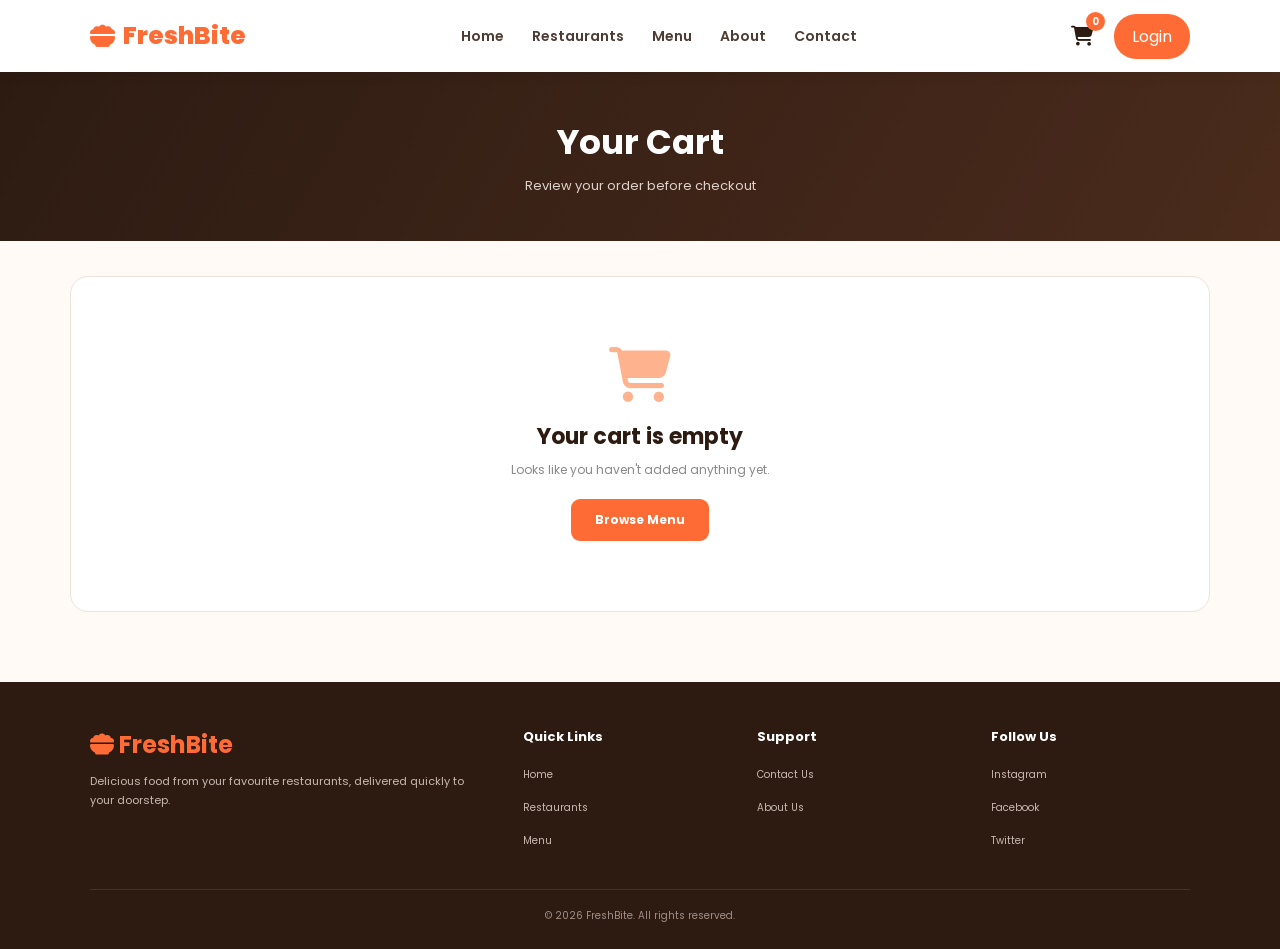
<file: cart.html>
<!DOCTYPE html>
<html lang="en">

<head>

    <meta charset="UTF-8">

    <meta name="viewport"
        content="width=device-width, initial-scale=1.0">

    <title>FreshBite - Your Cart</title>

    <link rel="preconnect"
        href="https://fonts.googleapis.com">

    <link rel="preconnect"
        href="https://fonts.gstatic.com"
        crossorigin>

    <link
        href="https://fonts.googleapis.com/css2?family=Poppins:wght@400;500;600;700;800&display=swap"
        rel="stylesheet">

    <link
        rel="stylesheet"
        href="https://cdnjs.cloudflare.com/ajax/libs/font-awesome/6.5.2/css/all.min.css">


    <style>

        * {
            margin: 0;
            padding: 0;
            box-sizing: border-box;
        }

        body {
            font-family: 'Poppins', sans-serif;
            background: #fffaf5;
            color: #2d1b12;
        }

        button,
        input {
            font-family: inherit;
        }

        a {
            text-decoration: none;
            color: inherit;
        }


        /* =========================
           NAVBAR
        ========================= */

        .navbar {
            height: 72px;
            background: #ffffff;
            display: flex;
            align-items: center;
            justify-content: space-between;
            padding: 0 7%;
            position: sticky;
            top: 0;
            z-index: 1000;
            box-shadow: 0 2px 15px rgba(0,0,0,.07);
        }

        .logo {
            color: #ff6b35;
            font-size: 25px;
            font-weight: 800;
            display: flex;
            align-items: center;
            gap: 8px;
        }

        .nav-links {
            display: flex;
            gap: 28px;
        }

        .nav-links a {
            color: #4d3c33;
            font-size: 14px;
            font-weight: 600;
        }

        .nav-links a:hover,
        .nav-links a.active {
            color: #ff6b35;
        }

        .nav-right {
            display: flex;
            align-items: center;
            gap: 20px;
        }

        .cart-link {
            position: relative;
            font-size: 20px;
            color: #2d1b12;
        }

        .cart-count {
            position: absolute;
            top: -9px;
            right: -11px;
            width: 19px;
            height: 19px;
            background: #ff6b35;
            color: white;
            border-radius: 50%;
            display: flex;
            justify-content: center;
            align-items: center;
            font-size: 10px;
            font-weight: 700;
        }

        .login-btn {
            background: #ff6b35;
            color: white !important;
            padding: 10px 18px;
            border-radius: 22px;
        }


        /* =========================
           PAGE HEADER
        ========================= */

        .page-header {
            background:
                linear-gradient(
                    120deg,
                    #2d1b12,
                    #4a2b1c
                );

            color: white;
            padding: 45px 20px;
            text-align: center;
        }

        .page-header h1 {
            font-size: 34px;
            margin-bottom: 8px;
        }

        .page-header p {
            color: #dfd2cb;
            font-size: 13px;
        }


        /* =========================
           MAIN CONTAINER
        ========================= */

        .container {
            max-width: 1180px;
            margin: auto;
            padding: 35px 20px 70px;
        }


        /* =========================
           CART LAYOUT
        ========================= */

        .cart-layout {
            display: grid;
            grid-template-columns: 1.7fr 1fr;
            gap: 25px;
            align-items: start;
        }


        /* =========================
           CART BOX
        ========================= */

        .cart-box {
            background: white;
            border: 1px solid #eee2db;
            border-radius: 18px;
            overflow: hidden;
        }

        .cart-heading {
            padding: 20px;
            border-bottom: 1px solid #eee5df;
            display: flex;
            justify-content: space-between;
            align-items: center;
        }

        .cart-heading h2 {
            font-size: 18px;
        }

        .item-count-text {
            color: #888;
            font-size: 11px;
        }

        .clear-btn {
            border: none;
            background: transparent;
            color: #e53935;
            cursor: pointer;
            font-size: 11px;
            font-weight: 600;
        }

        .clear-btn:hover {
            text-decoration: underline;
        }


        /* =========================
           CART ITEM
        ========================= */

        .cart-item {
            display: flex;
            gap: 16px;
            padding: 20px;
            border-bottom: 1px solid #f0e8e3;
        }

        .cart-item:last-child {
            border-bottom: none;
        }

        .item-image {
            width: 105px;
            height: 105px;
            border-radius: 12px;
            object-fit: cover;
            flex-shrink: 0;
        }

        .item-details {
            flex: 1;
        }

        .item-name {
            font-size: 15px;
            font-weight: 700;
            margin-bottom: 5px;
        }

        .item-type {
            color: #248a4a;
            font-size: 9px;
            font-weight: 700;
            margin-bottom: 8px;
        }

        .item-price {
            font-size: 14px;
            font-weight: 700;
        }

        .item-actions {
            display: flex;
            align-items: center;
            justify-content: space-between;
            margin-top: 14px;
        }

        .quantity-control {
            display: flex;
            align-items: center;
            border: 1px solid #eaded7;
            border-radius: 7px;
            overflow: hidden;
        }

        .quantity-control button {
            width: 30px;
            height: 30px;
            border: none;
            background: #fff7f2;
            color: #ff6b35;
            cursor: pointer;
            font-size: 14px;
            font-weight: 700;
        }

        .quantity-control button:hover {
            background: #ff6b35;
            color: white;
        }

        .quantity {
            width: 32px;
            text-align: center;
            font-size: 12px;
            font-weight: 600;
        }

        .item-total {
            font-size: 15px;
            font-weight: 800;
        }

        .remove-btn {
            margin-top: 8px;
            border: none;
            background: transparent;
            color: #999;
            cursor: pointer;
            font-size: 10px;
        }

        .remove-btn:hover {
            color: #e53935;
        }


        /* =========================
           DELIVERY INFO
        ========================= */

        .delivery-card {
            margin: 18px;
            padding: 15px;
            background: #f5fff8;
            border: 1px solid #d9f0df;
            border-radius: 12px;
            display: flex;
            gap: 12px;
            align-items: center;
        }

        .delivery-icon {
            width: 38px;
            height: 38px;
            border-radius: 50%;
            background: #dff6e6;
            display: flex;
            align-items: center;
            justify-content: center;
            color: #218c4d;
        }

        .delivery-card h4 {
            font-size: 12px;
            margin-bottom: 3px;
        }

        .delivery-card p {
            font-size: 10px;
            color: #777;
        }


        /* =========================
           OFFER
        ========================= */

        .offer-card {
            margin-top: 20px;
            background: white;
            border: 1px solid #eee2db;
            border-radius: 18px;
            padding: 20px;
        }

        .offer-title {
            display: flex;
            align-items: center;
            gap: 9px;
            margin-bottom: 15px;
        }

        .offer-title i {
            color: #ff6b35;
        }

        .offer-title h3 {
            font-size: 15px;
        }

        .coupon-row {
            display: flex;
            gap: 8px;
        }

        .coupon-input {
            flex: 1;
            border: 1px solid #eaded7;
            border-radius: 8px;
            padding: 11px;
            outline: none;
            font-size: 11px;
        }

        .coupon-input:focus {
            border-color: #ff6b35;
        }

        .apply-btn {
            border: none;
            background: #ff6b35;
            color: white;
            border-radius: 8px;
            padding: 0 18px;
            cursor: pointer;
            font-size: 11px;
            font-weight: 700;
        }

        .apply-btn:hover {
            background: #e95726;
        }

        .coupon-message {
            font-size: 10px;
            margin-top: 8px;
            display: none;
        }

        .coupon-message.success {
            color: #218c4d;
            display: block;
        }

        .coupon-message.error {
            color: #e53935;
            display: block;
        }

        .available-offers {
            margin-top: 15px;
        }

        .available-offers p {
            font-size: 10px;
            color: #888;
            margin-bottom: 7px;
        }

        .offer-code {
            display: inline-block;
            border: 1px dashed #ff6b35;
            color: #d94f1e;
            background: #fff5ef;
            padding: 6px 9px;
            border-radius: 6px;
            font-size: 9px;
            font-weight: 700;
            cursor: pointer;
            margin-right: 5px;
        }


        /* =========================
           SUMMARY
        ========================= */

        .summary-box {
            background: white;
            border: 1px solid #eee2db;
            border-radius: 18px;
            padding: 22px;
            position: sticky;
            top: 95px;
        }

        .summary-box h2 {
            font-size: 18px;
            margin-bottom: 20px;
        }

        .summary-row {
            display: flex;
            justify-content: space-between;
            margin-bottom: 13px;
            font-size: 12px;
            color: #666;
        }

        .summary-row strong {
            color: #2d1b12;
        }

        .discount {
            color: #218c4d !important;
        }

        .summary-divider {
            border: none;
            border-top: 1px solid #eee5df;
            margin: 17px 0;
        }

        .total-row {
            display: flex;
            justify-content: space-between;
            font-size: 18px;
            font-weight: 800;
            margin-bottom: 18px;
        }

        .checkout-btn {
            width: 100%;
            border: none;
            background: #ff6b35;
            color: white;
            padding: 14px;
            border-radius: 10px;
            cursor: pointer;
            font-size: 13px;
            font-weight: 700;
            transition: .25s;
        }

        .checkout-btn:hover {
            background: #e95726;
            transform: translateY(-1px);
        }

        .checkout-btn:disabled {
            background: #ccc;
            cursor: not-allowed;
            transform: none;
        }

        .secure-note {
            text-align: center;
            margin-top: 13px;
            color: #888;
            font-size: 9px;
        }

        .secure-note i {
            color: #218c4d;
        }


        /* =========================
           EMPTY CART
        ========================= */

        .empty-cart {
            display: none;
            background: white;
            border: 1px solid #eee2db;
            border-radius: 18px;
            padding: 70px 20px;
            text-align: center;
        }

        .empty-cart i {
            font-size: 55px;
            color: #ffb28e;
            margin-bottom: 18px;
        }

        .empty-cart h2 {
            font-size: 22px;
            margin-bottom: 8px;
        }

        .empty-cart p {
            color: #888;
            font-size: 12px;
            margin-bottom: 20px;
        }

        .browse-btn {
            display: inline-block;
            background: #ff6b35;
            color: white;
            padding: 12px 24px;
            border-radius: 9px;
            font-size: 12px;
            font-weight: 700;
        }


        /* =========================
           TRUST
        ========================= */

        .trust-row {
            display: grid;
            grid-template-columns: repeat(3,1fr);
            gap: 12px;
            margin-top: 20px;
        }

        .trust-card {
            background: white;
            border: 1px solid #eee2db;
            border-radius: 12px;
            padding: 15px;
            text-align: center;
        }

        .trust-card i {
            color: #ff6b35;
            font-size: 17px;
            margin-bottom: 6px;
        }

        .trust-card h4 {
            font-size: 10px;
        }

        .trust-card p {
            color: #888;
            font-size: 8px;
            margin-top: 3px;
        }


        /* =========================
           TOAST
        ========================= */

        .toast {
            position: fixed;
            right: 25px;
            bottom: 25px;
            background: #2d1b12;
            color: white;
            padding: 13px 18px;
            border-radius: 10px;
            font-size: 11px;
            display: flex;
            align-items: center;
            gap: 8px;
            transform: translateY(100px);
            opacity: 0;
            transition: .3s;
            z-index: 5000;
        }

        .toast.show {
            transform: translateY(0);
            opacity: 1;
        }

        .toast i {
            color: #6bd28b;
        }


        /* =========================
           FOOTER
        ========================= */

        footer {
            background: #2d1b12;
            color: white;
            padding: 45px 7% 25px;
        }

        .footer-grid {
            max-width: 1180px;
            margin: auto;
            display: grid;
            grid-template-columns: 2fr 1fr 1fr 1fr;
            gap: 35px;
        }

        .footer-brand h2 {
            color: #ff6b35;
            margin-bottom: 10px;
        }

        .footer-brand p {
            color: #c8b9b0;
            font-size: 11px;
            line-height: 1.7;
        }

        footer h3 {
            font-size: 13px;
            margin-bottom: 13px;
        }

        footer ul {
            list-style: none;
        }

        footer li {
            margin-bottom: 8px;
        }

        footer li a {
            color: #c8b9b0;
            font-size: 10px;
        }

        footer li a:hover {
            color: #ff6b35;
        }

        .footer-bottom {
            border-top: 1px solid rgba(255,255,255,.1);
            margin-top: 30px;
            padding-top: 18px;
            text-align: center;
            color: #9f9088;
            font-size: 10px;
        }


        /* =========================
           RESPONSIVE
        ========================= */

        @media(max-width:850px) {

            .cart-layout {
                grid-template-columns: 1fr;
            }

            .summary-box {
                position: static;
            }

            .footer-grid {
                grid-template-columns: 1fr 1fr;
            }

        }


        @media(max-width:650px) {

            .navbar {
                height: auto;
                padding: 15px 5%;
                flex-wrap: wrap;
                gap: 12px;
            }

            .nav-links {
                order: 3;
                width: 100%;
                justify-content: center;
                overflow-x: auto;
                gap: 18px;
            }

            .login-btn {
                display: none;
            }

            .page-header {
                padding: 35px 20px;
            }

            .page-header h1 {
                font-size: 28px;
            }

            .cart-item {
                padding: 15px;
            }

            .item-image {
                width: 85px;
                height: 85px;
            }

            .item-actions {
                flex-wrap: wrap;
                gap: 8px;
            }

            .trust-row {
                grid-template-columns: 1fr;
            }

            .footer-grid {
                grid-template-columns: 1fr 1fr;
            }

        }


        @media(max-width:420px) {

            .footer-grid {
                grid-template-columns: 1fr;
            }

            .coupon-row {
                flex-direction: column;
            }

            .apply-btn {
                height: 40px;
            }

        }

    </style>

</head>


<body>


    <!-- NAVBAR -->

    <nav class="navbar">

        <a href="index.html" class="logo">

            <i class="fa-solid fa-bowl-food"></i>

            FreshBite

        </a>


        <div class="nav-links">

            <a href="index.html">
                Home
            </a>

            <a href="restaurants.html">
                Restaurants
            </a>

            <a href="menu.html">
                Menu
            </a>

            <a href="about.html">
                About
            </a>

            <a href="contact.html">
                Contact
            </a>

        </div>


        <div class="nav-right">

            <a href="cart.html"
               class="cart-link">

                <i class="fa-solid fa-cart-shopping"></i>

                <span
                    class="cart-count"
                    id="cartCount">
                    0
                </span>

            </a>


            <a href="login.html"
               class="login-btn">

                Login

            </a>

        </div>

    </nav>



    <!-- PAGE HEADER -->

    <section class="page-header">

        <h1>
            Your Cart
        </h1>

        <p>
            Review your order before checkout
        </p>

    </section>



    <!-- MAIN -->

    <main class="container">


        <!-- CART -->

        <div id="cartContent">


            <div class="cart-layout">


                <!-- LEFT -->

                <div>


                    <div class="cart-box">

                        <div class="cart-heading">

                            <div>

                                <h2>
                                    Your Items
                                </h2>

                                <span
                                    class="item-count-text"
                                    id="itemCount">
                                    0 items
                                </span>

                            </div>


                            <button
                                class="clear-btn"
                                onclick="clearCart()">

                                <i class="fa-solid fa-trash"></i>

                                Clear Cart

                            </button>

                        </div>


                        <div id="cartItems"></div>


                        <!-- DELIVERY -->

                        <div class="delivery-card">

                            <div class="delivery-icon">

                                <i class="fa-solid fa-motorcycle"></i>

                            </div>

                            <div>

                                <h4>
                                    Free delivery available
                                </h4>

                                <p>
                                    Your order will be delivered
                                    fresh and hot to your doorstep.
                                </p>

                            </div>

                        </div>

                    </div>



                    <!-- OFFER -->

                    <div class="offer-card">

                        <div class="offer-title">

                            <i class="fa-solid fa-ticket"></i>

                            <h3>
                                Apply Coupon
                            </h3>

                        </div>


                        <div class="coupon-row">

                            <input
                                type="text"
                                id="couponInput"
                                class="coupon-input"
                                placeholder="Enter coupon code">


                            <button
                                class="apply-btn"
                                onclick="applyCoupon()">

                                APPLY

                            </button>

                        </div>


                        <div
                            id="couponMessage"
                            class="coupon-message">
                        </div>


                        <div class="available-offers">

                            <p>
                                Available offers
                            </p>

                            <span
                                class="offer-code"
                                onclick="useCoupon('FRESH50')">

                                FRESH50

                            </span>

                            <span
                                class="offer-code"
                                onclick="useCoupon('WELCOME100')">

                                WELCOME100

                            </span>

                        </div>

                    </div>


                </div>



                <!-- RIGHT -->

                <div>


                    <div class="summary-box">

                        <h2>
                            Bill Details
                        </h2>


                        <div class="summary-row">

                            <span>
                                Item Total
                            </span>

                            <strong id="subtotal">
                                ₹0
                            </strong>

                        </div>


                        <div class="summary-row">

                            <span>
                                Delivery Fee
                            </span>

                            <strong id="deliveryFee">
                                ₹40
                            </strong>

                        </div>


                        <div class="summary-row">

                            <span>
                                Taxes & Charges
                            </span>

                            <strong id="tax">
                                ₹0
                            </strong>

                        </div>


                        <div class="summary-row">

                            <span>
                                Discount
                            </span>

                            <strong
                                class="discount"
                                id="discount">
                                - ₹0
                            </strong>

                        </div>


                        <hr class="summary-divider">


                        <div class="total-row">

                            <span>
                                To Pay
                            </span>

                            <span id="total">
                                ₹0
                            </span>

                        </div>


                        <button
                            id="checkoutButton"
                            class="checkout-btn"
                            onclick="goToCheckout()">

                            Proceed to Checkout
                            <i class="fa-solid fa-arrow-right"></i>

                        </button>


                        <div class="secure-note">

                            <i class="fa-solid fa-shield-halved"></i>

                            Safe & secure checkout

                        </div>

                    </div>


                    <!-- TRUST -->

                    <div class="trust-row">

                        <div class="trust-card">

                            <i class="fa-solid fa-bolt"></i>

                            <h4>
                                Fast Delivery
                            </h4>

                            <p>
                                Fresh & hot
                            </p>

                        </div>


                        <div class="trust-card">

                            <i class="fa-solid fa-shield-halved"></i>

                            <h4>
                                Secure Payment
                            </h4>

                            <p>
                                100% protected
                            </p>

                        </div>


                        <div class="trust-card">

                            <i class="fa-solid fa-headset"></i>

                            <h4>
                                Support
                            </h4>

                            <p>
                                We're here to help
                            </p>

                        </div>

                    </div>

                </div>


            </div>


        </div>



        <!-- EMPTY CART -->

        <div
            class="empty-cart"
            id="emptyCart">

            <i class="fa-solid fa-cart-shopping"></i>

            <h2>
                Your cart is empty
            </h2>

            <p>
                Looks like you haven't added anything yet.
            </p>

            <a
                href="menu.html"
                class="browse-btn">

                Browse Menu

            </a>

        </div>


    </main>



    <!-- TOAST -->

    <div
        class="toast"
        id="toast">

        <i class="fa-solid fa-circle-check"></i>

        <span id="toastMessage">
            Done
        </span>

    </div>



    <!-- FOOTER -->

    <footer>

        <div class="footer-grid">


            <div class="footer-brand">

                <h2>
                    <i class="fa-solid fa-bowl-food"></i>
                    FreshBite
                </h2>

                <p>
                    Delicious food from your favourite
                    restaurants, delivered quickly to
                    your doorstep.
                </p>

            </div>


            <div>

                <h3>
                    Quick Links
                </h3>

                <ul>

                    <li>
                        <a href="index.html">
                            Home
                        </a>
                    </li>

                    <li>
                        <a href="restaurants.html">
                            Restaurants
                        </a>
                    </li>

                    <li>
                        <a href="menu.html">
                            Menu
                        </a>
                    </li>

                </ul>

            </div>


            <div>

                <h3>
                    Support
                </h3>

                <ul>

                    <li>
                        <a href="contact.html">
                            Contact Us
                        </a>
                    </li>

                    <li>
                        <a href="about.html">
                            About Us
                        </a>
                    </li>

                </ul>

            </div>


            <div>

                <h3>
                    Follow Us
                </h3>

                <ul>

                    <li>
                        <a href="#">
                            Instagram
                        </a>
                    </li>

                    <li>
                        <a href="#">
                            Facebook
                        </a>
                    </li>

                    <li>
                        <a href="#">
                            Twitter
                        </a>
                    </li>

                </ul>

            </div>

        </div>


        <div class="footer-bottom">

            © 2026 FreshBite. All rights reserved.

        </div>

    </footer>



    <script>

        /* =========================
           CART DATA
        ========================= */

        let cart =
            JSON.parse(
                localStorage.getItem(
                    "freshBiteCart"
                )
            ) || [];


        let discountAmount = 0;

        let appliedCoupon = "";


        /* =========================
           SAVE CART
        ========================= */

        function saveCart() {

            localStorage.setItem(
                "freshBiteCart",
                JSON.stringify(cart)
            );

        }


        /* =========================
           DISPLAY CART
        ========================= */

        function renderCart() {

            const cartItems =
                document.getElementById(
                    "cartItems"
                );


            const cartContent =
                document.getElementById(
                    "cartContent"
                );


            const emptyCart =
                document.getElementById(
                    "emptyCart"
                );


            if (cart.length === 0) {

                cartContent.style.display =
                    "none";

                emptyCart.style.display =
                    "block";

                discountAmount = 0;

                updateSummary();

                updateCartCount();

                return;

            }


            cartContent.style.display =
                "block";

            emptyCart.style.display =
                "none";


            cartItems.innerHTML = "";


            let totalItems = 0;


            cart.forEach((item,index) => {

                const quantity =
                    Number(item.quantity) || 1;


                totalItems += quantity;


                const itemTotal =
                    Number(item.price) *
                    quantity;


                const div =
                    document.createElement(
                        "div"
                    );


                div.className =
                    "cart-item";


                div.innerHTML = `

                    <img
                        src="${item.image || 'https://images.unsplash.com/photo-1547592180-85f173990554?auto=format&fit=crop&w=500&q=80'}"
                        class="item-image"
                        alt="${item.name}">

                    <div class="item-details">

                        <div class="item-name">
                            ${item.name}
                        </div>

                        <div class="item-type">
                            ● Freshly Prepared
                        </div>

                        <div class="item-price">
                            ₹${Number(item.price)}
                        </div>

                        <div class="item-actions">

                            <div>

                                <div class="quantity-control">

                                    <button
                                        onclick="changeQuantity(${index},-1)">
                                        −
                                    </button>

                                    <span class="quantity">
                                        ${quantity}
                                    </span>

                                    <button
                                        onclick="changeQuantity(${index},1)">
                                        +
                                    </button>

                                </div>

                                <button
                                    class="remove-btn"
                                    onclick="removeItem(${index})">

                                    <i class="fa-solid fa-trash"></i>
                                    Remove

                                </button>

                            </div>

                            <div class="item-total">

                                ₹${itemTotal}

                            </div>

                        </div>

                    </div>

                `;


                cartItems.appendChild(div);

            });


            document.getElementById(
                "itemCount"
            ).textContent =
                totalItems +
                (totalItems === 1
                    ? " item"
                    : " items");


            updateSummary();

            updateCartCount();

        }


        /* =========================
           CHANGE QUANTITY
        ========================= */

        function changeQuantity(
            index,
            change
        ) {

            cart[index].quantity =
                (
                    Number(
                        cart[index].quantity
                    ) || 1
                ) + change;


            if (
                cart[index].quantity <= 0
            ) {

                cart.splice(index,1);

            }


            saveCart();

            renderCart();

        }


        /* =========================
           REMOVE ITEM
        ========================= */

        function removeItem(index) {

            const removedName =
                cart[index].name;


            cart.splice(index,1);


            saveCart();

            renderCart();


            showToast(
                removedName +
                " removed from cart"
            );

        }


        /* =========================
           CLEAR CART
        ========================= */

        function clearCart() {

            if (cart.length === 0) {
                return;
            }


            const confirmClear =
                confirm(
                    "Are you sure you want to clear your cart?"
                );


            if (!confirmClear) {
                return;
            }


            cart = [];

            discountAmount = 0;

            appliedCoupon = "";


            saveCart();

            renderCart();


            showToast(
                "Cart cleared"
            );

        }


        /* =========================
           SUMMARY
        ========================= */

        function updateSummary() {

            let subtotalAmount = 0;


            cart.forEach(item => {

                subtotalAmount +=
                    Number(item.price) *
                    (Number(item.quantity) || 1);

            });


            let deliveryFee =
                subtotalAmount >= 299
                    ? 0
                    : 40;


            const taxAmount =
                Math.round(
                    subtotalAmount * 0.05
                );


            if (
                appliedCoupon === "FRESH50"
            ) {

                discountAmount =
                    Math.min(
                        50,
                        subtotalAmount
                    );

            }


            if (
                appliedCoupon === "WELCOME100"
            ) {

                discountAmount =
                    Math.min(
                        100,
                        subtotalAmount
                    );

            }


            if (!appliedCoupon) {

                discountAmount = 0;

            }


            const totalAmount =
                subtotalAmount +
                deliveryFee +
                taxAmount -
                discountAmount;


            document.getElementById(
                "subtotal"
            ).textContent =
                "₹" + subtotalAmount;


            document.getElementById(
                "deliveryFee"
            ).textContent =
                deliveryFee === 0
                    ? "FREE"
                    : "₹" + deliveryFee;


            document.getElementById(
                "tax"
            ).textContent =
                "₹" + taxAmount;


            document.getElementById(
                "discount"
            ).textContent =
                "- ₹" + discountAmount;


            document.getElementById(
                "total"
            ).textContent =
                "₹" +
                Math.max(
                    0,
                    totalAmount
                );


            const checkoutButton =
                document.getElementById(
                    "checkoutButton"
                );


            checkoutButton.disabled =
                cart.length === 0;

        }


        /* =========================
           CART COUNT
        ========================= */

        function updateCartCount() {

            let count = 0;


            cart.forEach(item => {

                count +=
                    Number(
                        item.quantity
                    ) || 1;

            });


            document.getElementById(
                "cartCount"
            ).textContent =
                count;

        }


        /* =========================
           COUPON
        ========================= */

        function applyCoupon() {

            const input =
                document.getElementById(
                    "couponInput"
                );


            const code =
                input.value
                    .trim()
                    .toUpperCase();


            const message =
                document.getElementById(
                    "couponMessage"
                );


            if (!code) {

                message.textContent =
                    "Please enter a coupon code.";

                message.className =
                    "coupon-message error";

                return;

            }


            if (
                code === "FRESH50" ||
                code === "WELCOME100"
            ) {

                appliedCoupon = code;


                updateSummary();


                message.textContent =
                    code +
                    " applied successfully!";

                message.className =
                    "coupon-message success";


                showToast(
                    "Coupon applied"
                );


            } else {

                appliedCoupon = "";

                discountAmount = 0;


                message.textContent =
                    "Invalid coupon code.";

                message.className =
                    "coupon-message error";


                updateSummary();

            }

        }


        /* =========================
           USE COUPON
        ========================= */

        function useCoupon(code) {

            document.getElementById(
                "couponInput"
            ).value = code;


            applyCoupon();

        }


        /* =========================
           CHECKOUT
        ========================= */

        function goToCheckout() {

            if (cart.length === 0) {

                showToast(
                    "Your cart is empty"
                );

                return;

            }


            /*
                Save coupon information
                for checkout page.
            */

            localStorage.setItem(
                "freshBiteDiscount",
                JSON.stringify({
                    coupon: appliedCoupon,
                    amount: discountAmount
                })
            );


            window.location.href =
                "checkout.html";

        }


        /* =========================
           TOAST
        ========================= */

        function showToast(message) {

            const toast =
                document.getElementById(
                    "toast"
                );


            document.getElementById(
                "toastMessage"
            ).textContent =
                message;


            toast.classList.add(
                "show"
            );


            setTimeout(() => {

                toast.classList.remove(
                    "show"
                );

            },2200);

        }


        /* =========================
           INITIAL LOAD
        ========================= */

        renderCart();

    </script>


</body>

</html>
</file>
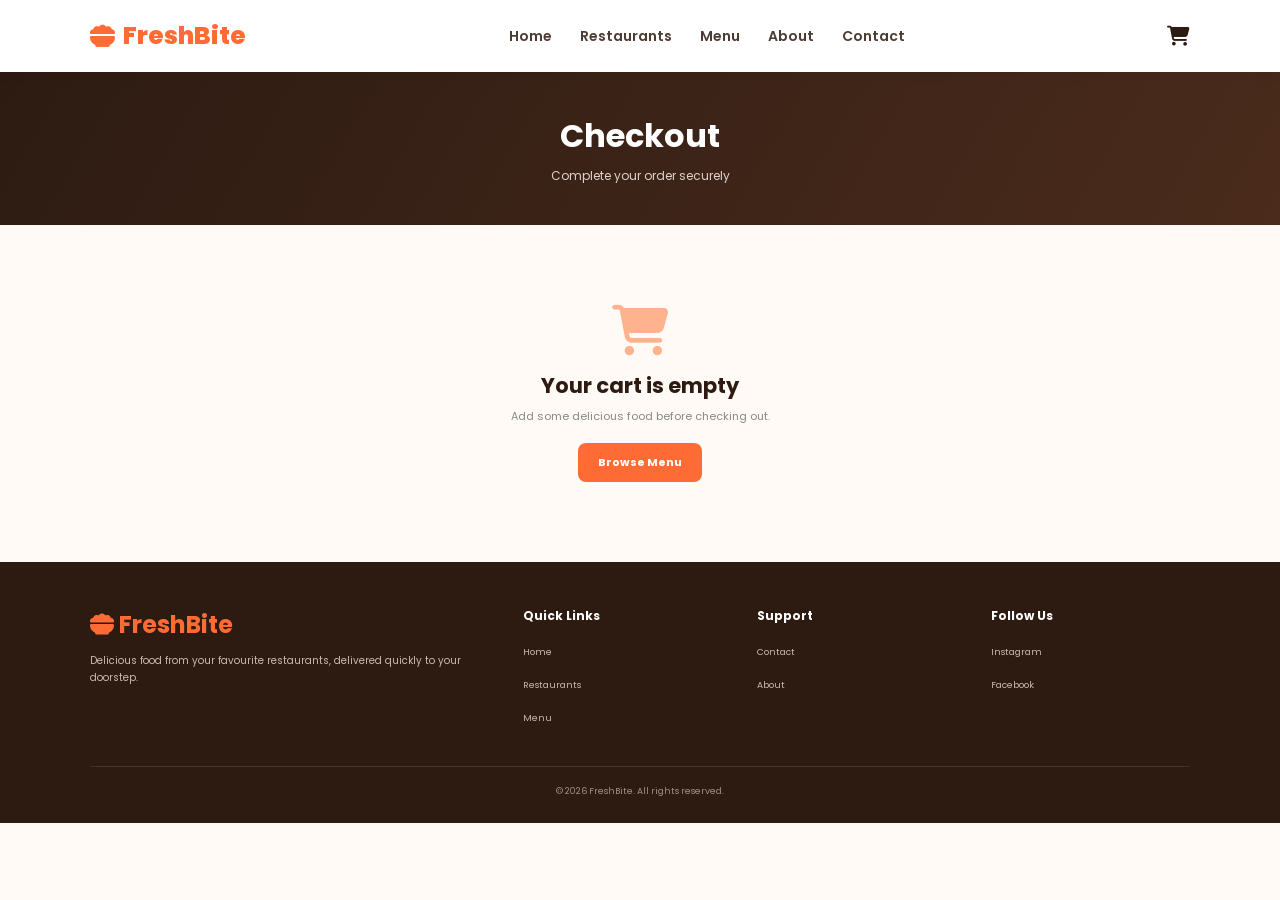
<file: checkout.html>
<!DOCTYPE html>
<html lang="en">

<head>

    <meta charset="UTF-8">

    <meta name="viewport"
        content="width=device-width, initial-scale=1.0">

    <title>FreshBite - Checkout</title>

    <link rel="preconnect"
        href="https://fonts.googleapis.com">

    <link rel="preconnect"
        href="https://fonts.gstatic.com"
        crossorigin>

    <link
        href="https://fonts.googleapis.com/css2?family=Poppins:wght@400;500;600;700;800&display=swap"
        rel="stylesheet">

    <link
        rel="stylesheet"
        href="https://cdnjs.cloudflare.com/ajax/libs/font-awesome/6.5.2/css/all.min.css">


    <style>

        * {
            margin: 0;
            padding: 0;
            box-sizing: border-box;
        }

        body {
            font-family: 'Poppins', sans-serif;
            background: #fffaf5;
            color: #2d1b12;
        }

        a {
            text-decoration: none;
            color: inherit;
        }

        button,
        input,
        textarea,
        select {
            font-family: inherit;
        }


        /* =========================
           NAVBAR
        ========================= */

        .navbar {
            height: 72px;
            background: white;
            display: flex;
            align-items: center;
            justify-content: space-between;
            padding: 0 7%;
            position: sticky;
            top: 0;
            z-index: 1000;
            box-shadow: 0 2px 15px rgba(0,0,0,.07);
        }

        .logo {
            color: #ff6b35;
            font-size: 25px;
            font-weight: 800;
            display: flex;
            align-items: center;
            gap: 8px;
        }

        .nav-links {
            display: flex;
            gap: 28px;
        }

        .nav-links a {
            font-size: 14px;
            font-weight: 600;
            color: #4d3c33;
        }

        .nav-links a:hover {
            color: #ff6b35;
        }

        .cart-link {
            font-size: 20px;
            color: #2d1b12;
        }


        /* =========================
           HEADER
        ========================= */

        .page-header {
            background:
                linear-gradient(
                    120deg,
                    #2d1b12,
                    #4a2b1c
                );

            color: white;
            padding: 40px 20px;
            text-align: center;
        }

        .page-header h1 {
            font-size: 32px;
            margin-bottom: 7px;
        }

        .page-header p {
            color: #ded2cb;
            font-size: 12px;
        }


        /* =========================
           CONTAINER
        ========================= */

        .container {
            max-width: 1180px;
            margin: auto;
            padding: 35px 20px 70px;
        }


        /* =========================
           CHECKOUT LAYOUT
        ========================= */

        .checkout-layout {
            display: grid;
            grid-template-columns: 1.6fr 1fr;
            gap: 25px;
            align-items: start;
        }


        /* =========================
           CARD
        ========================= */

        .card {
            background: white;
            border: 1px solid #eee2db;
            border-radius: 18px;
            padding: 23px;
            margin-bottom: 20px;
        }

        .card-title {
            display: flex;
            align-items: center;
            gap: 10px;
            margin-bottom: 20px;
        }

        .card-title i {
            color: #ff6b35;
            font-size: 17px;
        }

        .card-title h2 {
            font-size: 17px;
        }


        /* =========================
           FORM
        ========================= */

        .form-grid {
            display: grid;
            grid-template-columns: 1fr 1fr;
            gap: 15px;
        }

        .form-group {
            margin-bottom: 15px;
        }

        .form-group.full {
            grid-column: 1 / -1;
        }

        label {
            display: block;
            font-size: 11px;
            font-weight: 600;
            margin-bottom: 7px;
            color: #4d3c33;
        }

        input,
        textarea,
        select {
            width: 100%;
            padding: 12px;
            border: 1px solid #e5d8d0;
            border-radius: 8px;
            outline: none;
            font-size: 11px;
            background: #fff;
        }

        input:focus,
        textarea:focus,
        select:focus {
            border-color: #ff6b35;
        }

        textarea {
            resize: vertical;
            min-height: 80px;
        }


        /* =========================
           ADDRESS TYPES
        ========================= */

        .address-types {
            display: flex;
            gap: 10px;
            margin-bottom: 18px;
        }

        .address-type {
            flex: 1;
            border: 1px solid #e5d8d0;
            background: white;
            padding: 10px;
            border-radius: 8px;
            cursor: pointer;
            text-align: center;
            font-size: 10px;
            font-weight: 600;
        }

        .address-type i {
            display: block;
            margin-bottom: 5px;
            color: #777;
        }

        .address-type.active {
            border-color: #ff6b35;
            background: #fff3ed;
            color: #ff6b35;
        }

        .address-type.active i {
            color: #ff6b35;
        }


        /* =========================
           DELIVERY TIME
        ========================= */

        .delivery-options {
            display: grid;
            grid-template-columns: 1fr 1fr;
            gap: 12px;
        }

        .delivery-option {
            border: 1px solid #e5d8d0;
            padding: 15px;
            border-radius: 10px;
            cursor: pointer;
        }

        .delivery-option:hover {
            border-color: #ff6b35;
        }

        .delivery-option.active {
            border: 2px solid #ff6b35;
            background: #fff7f2;
        }

        .delivery-option input {
            width: auto;
            margin-right: 7px;
        }

        .delivery-option strong {
            font-size: 11px;
        }

        .delivery-option small {
            display: block;
            color: #888;
            font-size: 9px;
            margin-top: 5px;
        }


        /* =========================
           PAYMENT
        ========================= */

        .payment-options {
            display: grid;
            gap: 10px;
        }

        .payment-option {
            border: 1px solid #e5d8d0;
            border-radius: 10px;
            padding: 15px;
            cursor: pointer;
            display: flex;
            align-items: center;
            gap: 12px;
        }

        .payment-option:hover {
            border-color: #ff6b35;
        }

        .payment-option.active {
            border: 2px solid #ff6b35;
            background: #fff7f2;
        }

        .payment-radio {
            width: 17px;
            height: 17px;
            accent-color: #ff6b35;
        }

        .payment-icon {
            width: 35px;
            height: 35px;
            border-radius: 8px;
            background: #fff0e8;
            display: flex;
            align-items: center;
            justify-content: center;
            color: #ff6b35;
        }

        .payment-info strong {
            display: block;
            font-size: 11px;
        }

        .payment-info span {
            color: #888;
            font-size: 9px;
        }


        /* =========================
           PAYMENT DETAILS
        ========================= */

        .payment-details {
            display: none;
            margin-top: 15px;
            padding: 15px;
            background: #fffaf7;
            border-radius: 10px;
        }

        .payment-details.show {
            display: block;
        }


        /* =========================
           ORDER SUMMARY
        ========================= */

        .summary-card {
            background: white;
            border: 1px solid #eee2db;
            border-radius: 18px;
            padding: 23px;
            position: sticky;
            top: 95px;
        }

        .summary-card h2 {
            font-size: 18px;
            margin-bottom: 18px;
        }

        .summary-items {
            max-height: 280px;
            overflow-y: auto;
            margin-bottom: 15px;
        }

        .summary-item {
            display: flex;
            align-items: center;
            gap: 10px;
            padding: 9px 0;
            border-bottom: 1px solid #f1e9e4;
        }

        .summary-item img {
            width: 48px;
            height: 48px;
            object-fit: cover;
            border-radius: 7px;
        }

        .summary-item-info {
            flex: 1;
        }

        .summary-item-info strong {
            display: block;
            font-size: 10px;
        }

        .summary-item-info span {
            font-size: 9px;
            color: #888;
        }

        .summary-item-price {
            font-size: 10px;
            font-weight: 700;
        }

        .summary-row {
            display: flex;
            justify-content: space-between;
            margin: 12px 0;
            font-size: 11px;
            color: #666;
        }

        .summary-row strong {
            color: #2d1b12;
        }

        .discount {
            color: #218c4d !important;
        }

        .divider {
            border: none;
            border-top: 1px solid #eee5df;
            margin: 17px 0;
        }

        .total-row {
            display: flex;
            justify-content: space-between;
            font-size: 19px;
            font-weight: 800;
            margin-bottom: 18px;
        }


        /* =========================
           PLACE ORDER
        ========================= */

        .place-order {
            width: 100%;
            border: none;
            background: #ff6b35;
            color: white;
            padding: 15px;
            border-radius: 10px;
            font-size: 13px;
            font-weight: 700;
            cursor: pointer;
            transition: .25s;
        }

        .place-order:hover {
            background: #e95726;
            transform: translateY(-1px);
        }

        .place-order:disabled {
            background: #ccc;
            cursor: not-allowed;
        }

        .secure {
            text-align: center;
            color: #888;
            font-size: 9px;
            margin-top: 12px;
        }

        .secure i {
            color: #218c4d;
        }


        /* =========================
           DELIVERY ADDRESS PREVIEW
        ========================= */

        .address-preview {
            background: #f5fff8;
            border: 1px solid #d8efdf;
            border-radius: 10px;
            padding: 13px;
            margin-bottom: 20px;
            display: flex;
            gap: 10px;
        }

        .address-preview i {
            color: #218c4d;
            margin-top: 3px;
        }

        .address-preview div {
            font-size: 10px;
            color: #555;
        }


        /* =========================
           EMPTY
        ========================= */

        .empty-message {
            text-align: center;
            padding: 80px 20px;
            display: none;
        }

        .empty-message i {
            font-size: 50px;
            color: #ffb28e;
            margin-bottom: 15px;
        }

        .empty-message h2 {
            font-size: 21px;
            margin-bottom: 7px;
        }

        .empty-message p {
            color: #888;
            font-size: 11px;
            margin-bottom: 18px;
        }

        .back-menu {
            display: inline-block;
            background: #ff6b35;
            color: white;
            padding: 11px 20px;
            border-radius: 8px;
            font-size: 11px;
            font-weight: 700;
        }


        /* =========================
           FOOTER
        ========================= */

        footer {
            background: #2d1b12;
            color: white;
            padding: 45px 7% 25px;
        }

        .footer-grid {
            max-width: 1180px;
            margin: auto;
            display: grid;
            grid-template-columns: 2fr 1fr 1fr 1fr;
            gap: 35px;
        }

        .footer-brand h2 {
            color: #ff6b35;
            margin-bottom: 10px;
        }

        .footer-brand p {
            color: #c8b9b0;
            font-size: 10px;
            line-height: 1.7;
        }

        footer h3 {
            font-size: 12px;
            margin-bottom: 12px;
        }

        footer ul {
            list-style: none;
        }

        footer li {
            margin-bottom: 8px;
        }

        footer li a {
            color: #c8b9b0;
            font-size: 9px;
        }

        footer li a:hover {
            color: #ff6b35;
        }

        .footer-bottom {
            border-top: 1px solid rgba(255,255,255,.1);
            margin-top: 30px;
            padding-top: 18px;
            text-align: center;
            color: #9f9088;
            font-size: 9px;
        }


        /* =========================
           TOAST
        ========================= */

        .toast {
            position: fixed;
            right: 25px;
            bottom: 25px;
            background: #2d1b12;
            color: white;
            padding: 13px 18px;
            border-radius: 9px;
            font-size: 10px;
            transform: translateY(100px);
            opacity: 0;
            transition: .3s;
            z-index: 5000;
        }

        .toast.show {
            transform: translateY(0);
            opacity: 1;
        }


        /* =========================
           RESPONSIVE
        ========================= */

        @media(max-width:850px) {

            .checkout-layout {
                grid-template-columns: 1fr;
            }

            .summary-card {
                position: static;
            }

        }


        @media(max-width:650px) {

            .navbar {
                height: auto;
                padding: 14px 5%;
                flex-wrap: wrap;
                gap: 12px;
            }

            .nav-links {
                order: 3;
                width: 100%;
                overflow-x: auto;
                justify-content: center;
                gap: 18px;
            }

            .form-grid {
                grid-template-columns: 1fr;
            }

            .form-group.full {
                grid-column: auto;
            }

            .delivery-options {
                grid-template-columns: 1fr;
            }

            .address-types {
                flex-wrap: wrap;
            }

            .address-type {
                min-width: 30%;
            }

            .footer-grid {
                grid-template-columns: 1fr 1fr;
            }

        }


        @media(max-width:420px) {

            .footer-grid {
                grid-template-columns: 1fr;
            }

            .card,
            .summary-card {
                padding: 17px;
            }

        }

    </style>

</head>


<body>


    <!-- NAVBAR -->

    <nav class="navbar">

        <a href="index.html"
           class="logo">

            <i class="fa-solid fa-bowl-food"></i>

            FreshBite

        </a>


        <div class="nav-links">

            <a href="index.html">
                Home
            </a>

            <a href="restaurants.html">
                Restaurants
            </a>

            <a href="menu.html">
                Menu
            </a>

            <a href="about.html">
                About
            </a>

            <a href="contact.html">
                Contact
            </a>

        </div>


        <a href="cart.html"
           class="cart-link">

            <i class="fa-solid fa-cart-shopping"></i>

        </a>

    </nav>



    <!-- HEADER -->

    <section class="page-header">

        <h1>
            Checkout
        </h1>

        <p>
            Complete your order securely
        </p>

    </section>



    <!-- EMPTY -->

    <div
        class="empty-message"
        id="emptyMessage">

        <i class="fa-solid fa-cart-shopping"></i>

        <h2>
            Your cart is empty
        </h2>

        <p>
            Add some delicious food before checking out.
        </p>

        <a
            href="menu.html"
            class="back-menu">

            Browse Menu

        </a>

    </div>



    <!-- MAIN -->

    <main
        class="container"
        id="checkoutContainer">


        <div class="checkout-layout">


            <!-- LEFT -->

            <div>


                <!-- ADDRESS -->

                <div class="card">

                    <div class="card-title">

                        <i class="fa-solid fa-location-dot"></i>

                        <h2>
                            Delivery Address
                        </h2>

                    </div>


                    <div class="address-types">

                        <button
                            type="button"
                            class="address-type active"
                            onclick="selectAddressType(this)">

                            <i class="fa-solid fa-house"></i>

                            Home

                        </button>


                        <button
                            type="button"
                            class="address-type"
                            onclick="selectAddressType(this)">

                            <i class="fa-solid fa-building"></i>

                            Work

                        </button>


                        <button
                            type="button"
                            class="address-type"
                            onclick="selectAddressType(this)">

                            <i class="fa-solid fa-location-dot"></i>

                            Other

                        </button>

                    </div>


                    <form id="checkoutForm">


                        <div class="form-grid">


                            <div class="form-group">

                                <label>
                                    Full Name *
                                </label>

                                <input
                                    type="text"
                                    id="fullName"
                                    placeholder="Enter your name"
                                    required>

                            </div>


                            <div class="form-group">

                                <label>
                                    Phone Number *
                                </label>

                                <input
                                    type="tel"
                                    id="phone"
                                    placeholder="10-digit mobile number"
                                    maxlength="10"
                                    required>

                            </div>


                            <div class="form-group full">

                                <label>
                                    Complete Address *
                                </label>

                                <textarea
                                    id="address"
                                    placeholder="House no., street, area..."
                                    required></textarea>

                            </div>


                            <div class="form-group">

                                <label>
                                    City *
                                </label>

                                <input
                                    type="text"
                                    id="city"
                                    value="Bangalore"
                                    required>

                            </div>


                            <div class="form-group">

                                <label>
                                    Pincode *
                                </label>

                                <input
                                    type="text"
                                    id="pincode"
                                    maxlength="6"
                                    placeholder="6-digit pincode"
                                    required>

                            </div>


                            <div class="form-group full">

                                <label>
                                    Delivery Instructions
                                    <span style="color:#999;">
                                        (Optional)
                                    </span>
                                </label>

                                <input
                                    type="text"
                                    id="instructions"
                                    placeholder="e.g. Leave at the door">

                            </div>


                        </div>


                    </form>

                </div>



                <!-- DELIVERY -->

                <div class="card">

                    <div class="card-title">

                        <i class="fa-solid fa-clock"></i>

                        <h2>
                            Delivery Time
                        </h2>

                    </div>


                    <div class="delivery-options">


                        <label
                            class="delivery-option active">

                            <input
                                type="radio"
                                name="deliveryTime"
                                value="ASAP"
                                checked>

                            <strong>
                                Deliver ASAP
                            </strong>

                            <small>
                                25–35 minutes
                            </small>

                        </label>


                        <label
                            class="delivery-option">

                            <input
                                type="radio"
                                name="deliveryTime"
                                value="Later">

                            <strong>
                                Schedule for later
                            </strong>

                            <small>
                                Choose your preferred time
                            </small>

                        </label>


                    </div>

                </div>



                <!-- PAYMENT -->

                <div class="card">

                    <div class="card-title">

                        <i class="fa-solid fa-credit-card"></i>

                        <h2>
                            Payment Method
                        </h2>

                    </div>


                    <div class="payment-options">


                        <!-- UPI -->

                        <label
                            class="payment-option active"
                            onclick="selectPayment(this,'upi')">

                            <input
                                class="payment-radio"
                                type="radio"
                                name="payment"
                                value="UPI"
                                checked>

                            <div class="payment-icon">

                                <i class="fa-solid fa-mobile-screen-button"></i>

                            </div>

                            <div class="payment-info">

                                <strong>
                                    UPI
                                </strong>

                                <span>
                                    Google Pay, PhonePe, Paytm etc.
                                </span>

                            </div>

                        </label>


                        <!-- CARD -->

                        <label
                            class="payment-option"
                            onclick="selectPayment(this,'card')">

                            <input
                                class="payment-radio"
                                type="radio"
                                name="payment"
                                value="Card">

                            <div class="payment-icon">

                                <i class="fa-solid fa-credit-card"></i>

                            </div>

                            <div class="payment-info">

                                <strong>
                                    Credit / Debit Card
                                </strong>

                                <span>
                                    Visa, Mastercard, RuPay
                                </span>

                            </div>

                        </label>


                        <!-- COD -->

                        <label
                            class="payment-option"
                            onclick="selectPayment(this,'cod')">

                            <input
                                class="payment-radio"
                                type="radio"
                                name="payment"
                                value="Cash on Delivery">

                            <div class="payment-icon">

                                <i class="fa-solid fa-money-bill-wave"></i>

                            </div>

                            <div class="payment-info">

                                <strong>
                                    Cash on Delivery
                                </strong>

                                <span>
                                    Pay when your order arrives
                                </span>

                            </div>

                        </label>


                    </div>


                    <!-- UPI DETAILS -->

                    <div
                        id="upiDetails"
                        class="payment-details show">

                        <label>
                            UPI ID
                        </label>

                        <input
                            type="text"
                            id="upiId"
                            placeholder="example@upi">

                    </div>


                    <!-- CARD DETAILS -->

                    <div
                        id="cardDetails"
                        class="payment-details">

                        <div class="form-grid">

                            <div class="form-group">

                                <label>
                                    Card Number
                                </label>

                                <input
                                    type="text"
                                    id="cardNumber"
                                    placeholder="XXXX XXXX XXXX XXXX"
                                    maxlength="19">

                            </div>


                            <div class="form-group">

                                <label>
                                    Name on Card
                                </label>

                                <input
                                    type="text"
                                    id="cardName"
                                    placeholder="Your name">

                            </div>


                            <div class="form-group">

                                <label>
                                    Expiry
                                </label>

                                <input
                                    type="text"
                                    id="cardExpiry"
                                    placeholder="MM/YY"
                                    maxlength="5">

                            </div>


                            <div class="form-group">

                                <label>
                                    CVV
                                </label>

                                <input
                                    type="password"
                                    id="cardCvv"
                                    placeholder="CVV"
                                    maxlength="3">

                            </div>

                        </div>

                    </div>


                    <div
                        id="codDetails"
                        class="payment-details">

                        <p style="
                            font-size:10px;
                            color:#777;
                        ">

                            You can pay in cash when your
                            FreshBite order is delivered.

                        </p>

                    </div>

                </div>

            </div>



            <!-- RIGHT -->

            <div>


                <div class="summary-card">

                    <h2>
                        Order Summary
                    </h2>


                    <div
                        class="summary-items"
                        id="summaryItems">
                    </div>


                    <div class="summary-row">

                        <span>
                            Item Total
                        </span>

                        <strong id="subtotal">
                            ₹0
                        </strong>

                    </div>


                    <div class="summary-row">

                        <span>
                            Delivery Fee
                        </span>

                        <strong id="deliveryFee">
                            ₹40
                        </strong>

                    </div>


                    <div class="summary-row">

                        <span>
                            Taxes & Charges
                        </span>

                        <strong id="tax">
                            ₹0
                        </strong>

                    </div>


                    <div class="summary-row">

                        <span>
                            Coupon Discount
                        </span>

                        <strong
                            class="discount"
                            id="discount">

                            - ₹0

                        </strong>

                    </div>


                    <hr class="divider">


                    <div class="total-row">

                        <span>
                            To Pay
                        </span>

                        <span id="total">
                            ₹0
                        </span>

                    </div>


                    <button
                        class="place-order"
                        id="placeOrderButton"
                        onclick="placeOrder()">

                        Place Order
                        <i class="fa-solid fa-arrow-right"></i>

                    </button>


                    <div class="secure">

                        <i class="fa-solid fa-shield-halved"></i>

                        Your payment information is secure

                    </div>

                </div>


                <div class="address-preview">

                    <i class="fa-solid fa-circle-check"></i>

                    <div>

                        <strong>
                            Fresh & Fast Delivery
                        </strong>

                        <br>

                        Your food will be prepared fresh
                        and delivered to your doorstep.

                    </div>

                </div>


            </div>


        </div>

    </main>



    <!-- TOAST -->

    <div
        class="toast"
        id="toast">

        <span id="toastMessage">
            Done
        </span>

    </div>



    <!-- FOOTER -->

    <footer>

        <div class="footer-grid">


            <div class="footer-brand">

                <h2>

                    <i class="fa-solid fa-bowl-food"></i>

                    FreshBite

                </h2>

                <p>

                    Delicious food from your favourite
                    restaurants, delivered quickly to
                    your doorstep.

                </p>

            </div>


            <div>

                <h3>
                    Quick Links
                </h3>

                <ul>

                    <li>
                        <a href="index.html">
                            Home
                        </a>
                    </li>

                    <li>
                        <a href="restaurants.html">
                            Restaurants
                        </a>
                    </li>

                    <li>
                        <a href="menu.html">
                            Menu
                        </a>
                    </li>

                </ul>

            </div>


            <div>

                <h3>
                    Support
                </h3>

                <ul>

                    <li>
                        <a href="contact.html">
                            Contact
                        </a>
                    </li>

                    <li>
                        <a href="about.html">
                            About
                        </a>
                    </li>

                </ul>

            </div>


            <div>

                <h3>
                    Follow Us
                </h3>

                <ul>

                    <li>
                        <a href="#">
                            Instagram
                        </a>
                    </li>

                    <li>
                        <a href="#">
                            Facebook
                        </a>
                    </li>

                </ul>

            </div>

        </div>


        <div class="footer-bottom">

            © 2026 FreshBite. All rights reserved.

        </div>

    </footer>



    <script>

        /* =========================
           CART
        ========================= */

        let cart =
            JSON.parse(
                localStorage.getItem(
                    "freshBiteCart"
                )
            ) || [];


        /* =========================
           COUPON
        ========================= */

        const savedDiscount =
            JSON.parse(
                localStorage.getItem(
                    "freshBiteDiscount"
                )
            ) || {
                coupon: "",
                amount: 0
            };


        let coupon =
            savedDiscount.coupon || "";


        let discount =
            Number(
                savedDiscount.amount
            ) || 0;


        /* =========================
           PAYMENT
        ========================= */

        let selectedPayment =
            "UPI";


        /* =========================
           SHOW CART
        ========================= */

        function loadCheckout() {

            if (cart.length === 0) {

                document.getElementById(
                    "checkoutContainer"
                ).style.display = "none";

                document.getElementById(
                    "emptyMessage"
                ).style.display = "block";

                return;

            }


            renderSummary();

        }


        /* =========================
           SUMMARY
        ========================= */

        function renderSummary() {

            const summary =
                document.getElementById(
                    "summaryItems"
                );


            summary.innerHTML = "";


            let subtotal =
                0;


            cart.forEach(item => {

                const quantity =
                    Number(item.quantity) || 1;


                const price =
                    Number(item.price) ||
                    0;


                const itemTotal =
                    price * quantity;


                subtotal += itemTotal;


                summary.innerHTML += `

                    <div class="summary-item">

                        <img
                            src="${item.image}"
                            alt="${item.name}">

                        <div class="summary-item-info">

                            <strong>
                                ${item.name}
                            </strong>

                            <span>
                                ${quantity} × ₹${price}
                            </span>

                        </div>

                        <div class="summary-item-price">

                            ₹${itemTotal}

                        </div>

                    </div>

                `;

            });


            const deliveryFee =
                subtotal >= 299
                    ? 0
                    : 40;


            const tax =
                Math.round(
                    subtotal * 0.05
                );


            if (
                coupon === "FRESH50"
            ) {

                discount =
                    Math.min(
                        50,
                        subtotal
                    );

            }
            else if (
                coupon === "WELCOME100"
            ) {

                discount =
                    Math.min(
                        100,
                        subtotal
                    );

            }
            else {

                discount = 0;

            }


            const total =
                subtotal +
                deliveryFee +
                tax -
                discount;


            document.getElementById(
                "subtotal"
            ).textContent =
                "₹" + subtotal;


            document.getElementById(
                "deliveryFee"
            ).textContent =
                deliveryFee === 0
                    ? "FREE"
                    : "₹" + deliveryFee;


            document.getElementById(
                "tax"
            ).textContent =
                "₹" + tax;


            document.getElementById(
                "discount"
            ).textContent =
                "- ₹" + discount;


            document.getElementById(
                "total"
            ).textContent =
                "₹" +
                Math.max(
                    0,
                    total
                );

        }


        /* =========================
           ADDRESS TYPE
        ========================= */

        function selectAddressType(button) {

            document
                .querySelectorAll(
                    ".address-type"
                )
                .forEach(btn => {

                    btn.classList.remove(
                        "active"
                    );

                });


            button.classList.add(
                "active"
            );

        }


        /* =========================
           PAYMENT
        ========================= */

        function selectPayment(
            element,
            type
        ) {

            document
                .querySelectorAll(
                    ".payment-option"
                )
                .forEach(option => {

                    option.classList.remove(
                        "active"
                    );

                });


            element.classList.add(
                "active"
            );


            selectedPayment =
                type === "upi"
                    ? "UPI"
                    : type === "card"
                        ? "Card"
                        : "Cash on Delivery";


            document
                .getElementById(
                    "upiDetails"
                )
                .classList.remove(
                    "show"
                );


            document
                .getElementById(
                    "cardDetails"
                )
                .classList.remove(
                    "show"
                );


            document
                .getElementById(
                    "codDetails"
                )
                .classList.remove(
                    "show"
                );


            if (type === "upi") {

                document
                    .getElementById(
                        "upiDetails"
                    )
                    .classList.add(
                        "show"
                    );

            }


            if (type === "card") {

                document
                    .getElementById(
                        "cardDetails"
                    )
                    .classList.add(
                        "show"
                    );

            }


            if (type === "cod") {

                document
                    .getElementById(
                        "codDetails"
                    )
                    .classList.add(
                        "show"
                    );

            }

        }


        /* =========================
           DELIVERY OPTION
        ========================= */

        document
            .querySelectorAll(
                ".delivery-option"
            )
            .forEach(option => {

                option.addEventListener(
                    "click",
                    function() {

                        document
                            .querySelectorAll(
                                ".delivery-option"
                            )
                            .forEach(item => {

                                item.classList.remove(
                                    "active"
                                );

                            });


                        this.classList.add(
                            "active"
                        );

                    }
                );

            });


        /* =========================
           PLACE ORDER
        ========================= */

        function placeOrder() {

            const form =
                document.getElementById(
                    "checkoutForm"
                );


            if (!form.checkValidity()) {

                form.reportValidity();

                return;

            }


            const phone =
                document.getElementById(
                    "phone"
                ).value.trim();


            const pincode =
                document.getElementById(
                    "pincode"
                ).value.trim();


            if (
                !/^[0-9]{10}$/.test(phone)
            ) {

                showToast(
                    "Enter a valid 10-digit phone number"
                );

                return;

            }


            if (
                !/^[0-9]{6}$/.test(pincode)
            ) {

                showToast(
                    "Enter a valid 6-digit pincode"
                );

                return;

            }


            /* UPI validation */

            if (
                selectedPayment === "UPI"
            ) {

                const upi =
                    document.getElementById(
                        "upiId"
                    ).value.trim();


                if (!upi.includes("@")) {

                    showToast(
                        "Enter a valid UPI ID"
                    );

                    return;

                }

            }


            /* Card validation */

            if (
                selectedPayment === "Card"
            ) {

                const card =
                    document.getElementById(
                        "cardNumber"
                    ).value
                    .replace(/\s/g,"");


                const cvv =
                    document.getElementById(
                        "cardCvv"
                    ).value.trim();


                if (
                    card.length < 12
                ) {

                    showToast(
                        "Enter a valid card number"
                    );

                    return;

                }


                if (
                    cvv.length !== 3
                ) {

                    showToast(
                        "Enter a valid CVV"
                    );

                    return;

                }

            }


            let subtotal =
                0;


            cart.forEach(item => {

                subtotal +=
                    Number(item.price) *
                    (Number(item.quantity) || 1);

            });


            const deliveryFee =
                subtotal >= 299
                    ? 0
                    : 40;


            const tax =
                Math.round(
                    subtotal * 0.05
                );


            let finalDiscount =
                0;


            if (
                coupon === "FRESH50"
            ) {

                finalDiscount =
                    Math.min(
                        50,
                        subtotal
                    );

            }


            if (
                coupon === "WELCOME100"
            ) {

                finalDiscount =
                    Math.min(
                        100,
                        subtotal
                    );

            }


            const total =
                Math.max(
                    0,
                    subtotal +
                    deliveryFee +
                    tax -
                    finalDiscount
                );


            const deliveryTime =
                document.querySelector(
                    'input[name="deliveryTime"]:checked'
                ).value;


            const addressType =
                document.querySelector(
                    ".address-type.active"
                ).innerText.trim();


            /* =========================
               CREATE ORDER
            ========================= */

            const order = {

                orderId:
                    "FB" +
                    Date.now()
                        .toString()
                        .slice(-8),

                date:
                    new Date()
                        .toLocaleString(
                            "en-IN"
                        ),

                customer: {

                    name:
                        document.getElementById(
                            "fullName"
                        ).value.trim(),

                    phone:
                        phone,

                    address:
                        document.getElementById(
                            "address"
                        ).value.trim(),

                    city:
                        document.getElementById(
                            "city"
                        ).value.trim(),

                    pincode:
                        pincode,

                    instructions:
                        document.getElementById(
                            "instructions"
                        ).value.trim(),

                    type:
                        addressType

                },

                items:
                    cart,

                payment:
                    selectedPayment,

                deliveryTime:
                    deliveryTime,

                coupon:
                    coupon,

                subtotal:
                    subtotal,

                deliveryFee:
                    deliveryFee,

                tax:
                    tax,

                discount:
                    finalDiscount,

                total:
                    total,

                status:
                    "Order Confirmed"

            };


            localStorage.setItem(
                "freshBiteOrder",
                JSON.stringify(order)
            );


            /* Clear cart */

            localStorage.removeItem(
                "freshBiteCart"
            );


            localStorage.removeItem(
                "freshBiteDiscount"
            );


            showToast(
                "Order placed successfully!"
            );


            setTimeout(() => {

                window.location.href =
                    "order-tracking.html";

            },1000);

        }


        /* =========================
           TOAST
        ========================= */

        function showToast(message) {

            const toast =
                document.getElementById(
                    "toast"
                );


            document.getElementById(
                "toastMessage"
            ).textContent =
                message;


            toast.classList.add(
                "show"
            );


            setTimeout(() => {

                toast.classList.remove(
                    "show"
                );

            },2500);

        }


        /* =========================
           LOAD
        ========================= */

        loadCheckout();

    </script>

</body>

</html>
</file>
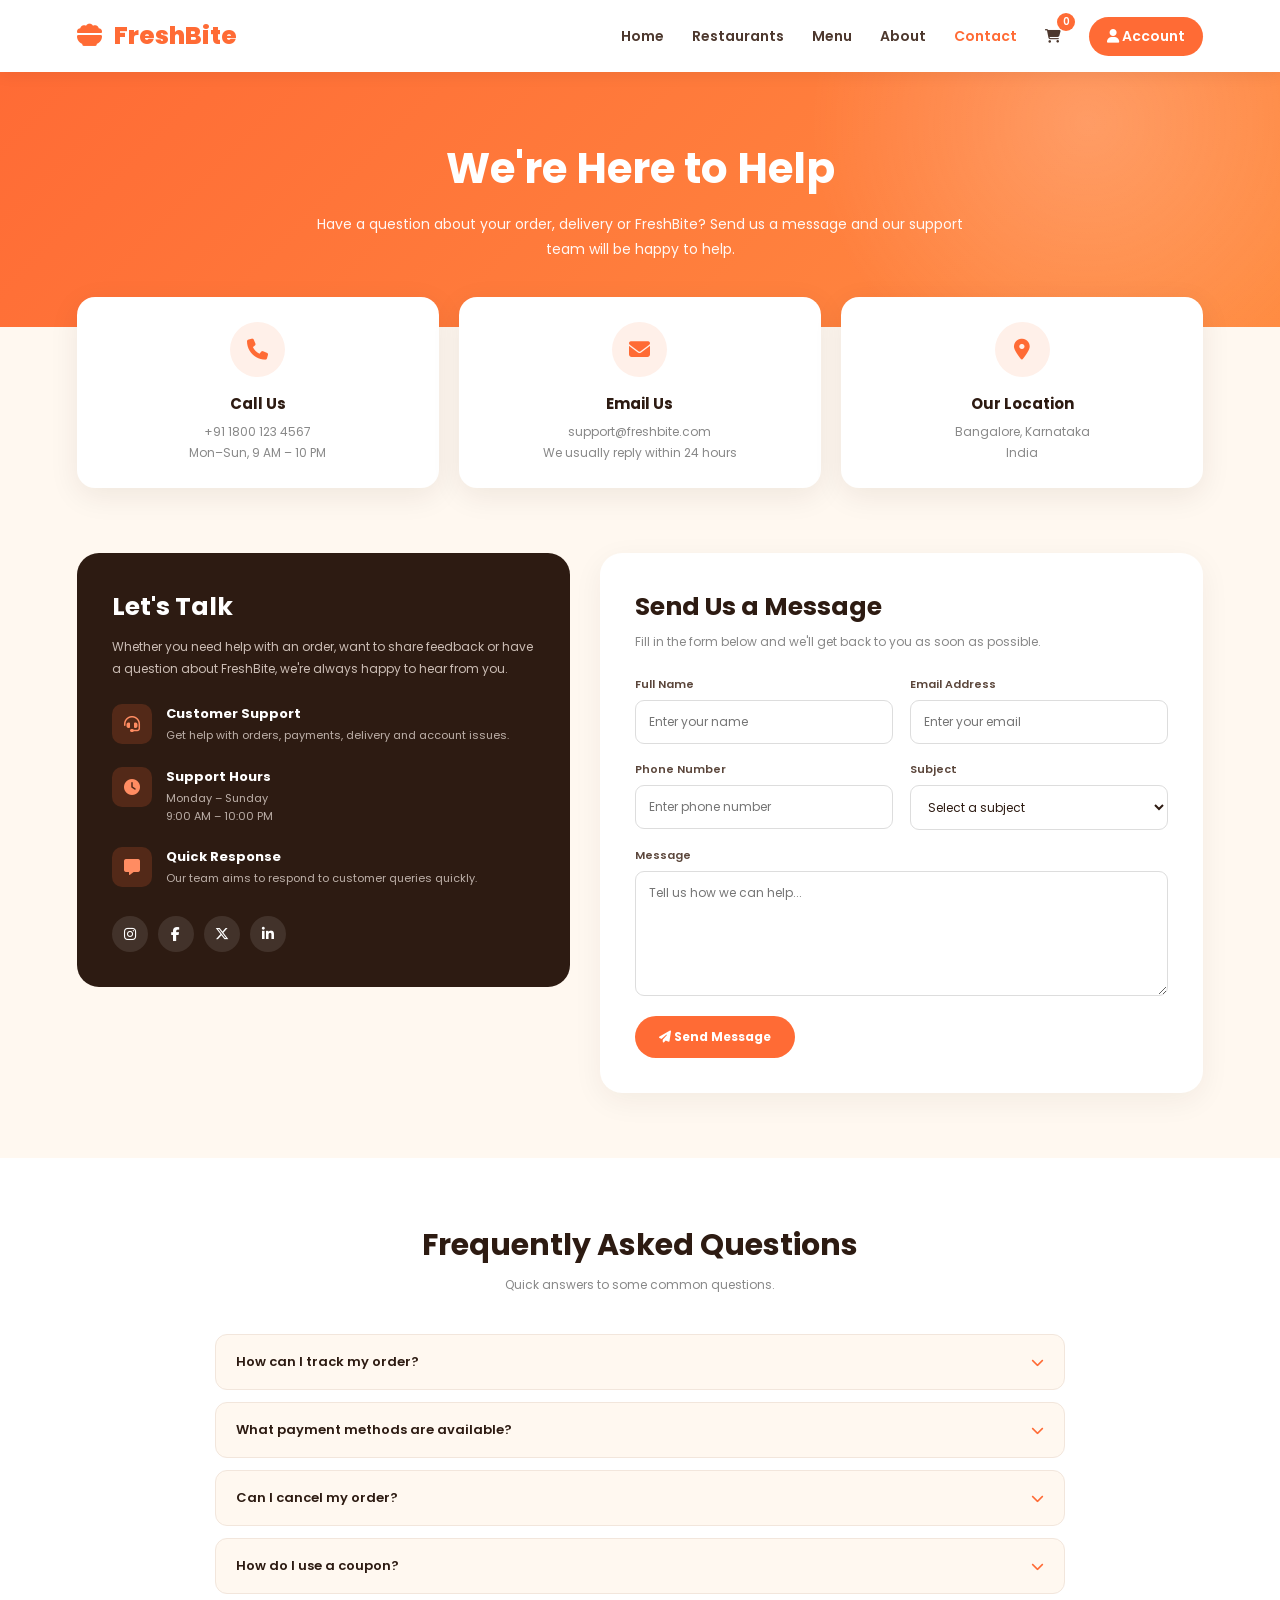
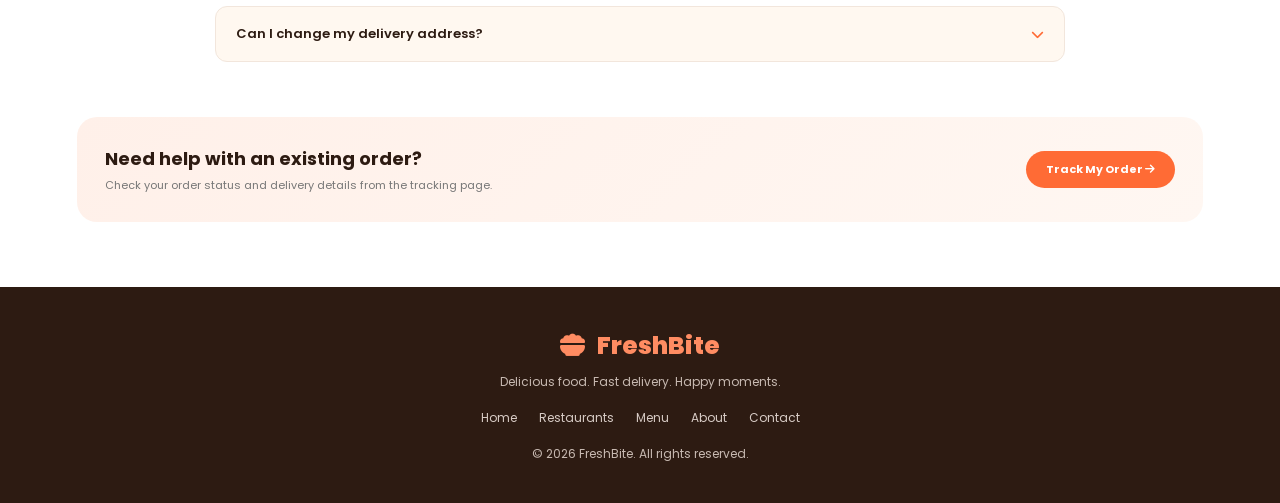
<file: contact.html>
<!DOCTYPE html>
<html lang="en">

<head>
    <meta charset="UTF-8">

    <meta
        name="viewport"
        content="width=device-width, initial-scale=1.0"
    >

    <title>Contact Us | FreshBite</title>

    <link
        href="https://fonts.googleapis.com/css2?family=Poppins:wght@400;500;600;700;800&display=swap"
        rel="stylesheet"
    >

    <link
        rel="stylesheet"
        href="https://cdnjs.cloudflare.com/ajax/libs/font-awesome/6.5.2/css/all.min.css"
    >

    <style>

        * {
            margin: 0;
            padding: 0;
            box-sizing: border-box;
        }

        body {
            font-family: "Poppins", sans-serif;
            background: #fff8f0;
            color: #2d1b12;
        }

        a {
            text-decoration: none;
            color: inherit;
        }

        button,
        input,
        textarea,
        select {
            font-family: inherit;
        }

        /* ================= NAVBAR ================= */

        .navbar {
            height: 72px;
            background: #ffffff;
            display: flex;
            align-items: center;
            justify-content: space-between;
            padding: 0 6%;
            position: sticky;
            top: 0;
            z-index: 1000;
            box-shadow: 0 2px 15px rgba(45, 27, 18, 0.08);
        }

        .logo {
            color: #ff6b35;
            font-size: 25px;
            font-weight: 800;
        }

        .logo i {
            margin-right: 7px;
        }

        .nav-links {
            display: flex;
            align-items: center;
            gap: 28px;
        }

        .nav-links a {
            color: #4d382e;
            font-size: 14px;
            font-weight: 600;
            transition: 0.3s;
        }

        .nav-links a:hover,
        .nav-links a.active {
            color: #ff6b35;
        }

        .cart-link {
            position: relative;
        }

        .cart-count {
            position: absolute;
            top: -13px;
            right: -14px;
            width: 18px;
            height: 18px;
            background: #ff6b35;
            color: white;
            border-radius: 50%;
            font-size: 10px;
            display: flex;
            align-items: center;
            justify-content: center;
        }

        .account-btn {
            background: #ff6b35;
            color: white !important;
            padding: 9px 18px;
            border-radius: 22px;
        }

        .account-btn:hover {
            background: #e95520;
        }

        /* ================= HERO ================= */

        .hero {
            background:
                radial-gradient(
                    circle at 85% 20%,
                    rgba(255,255,255,0.2),
                    transparent 25%
                ),
                linear-gradient(
                    135deg,
                    #ff6b35,
                    #ff8c42
                );

            color: white;
            padding: 65px 8%;
            text-align: center;
        }

        .hero h1 {
            font-size: 42px;
            margin-bottom: 12px;
        }

        .hero p {
            max-width: 650px;
            margin: auto;
            font-size: 14px;
            line-height: 1.8;
            opacity: 0.95;
        }

        /* ================= CONTAINER ================= */

        .container {
            width: 88%;
            max-width: 1180px;
            margin: auto;
        }

        .section {
            padding: 65px 0;
        }

        /* ================= CONTACT CARDS ================= */

        .contact-cards {
            display: grid;
            grid-template-columns: repeat(3, 1fr);
            gap: 20px;
            margin-top: -30px;
            position: relative;
        }

        .contact-card {
            background: white;
            border-radius: 18px;
            padding: 25px 20px;
            text-align: center;
            box-shadow: 0 8px 30px rgba(45, 27, 18, 0.08);
            transition: 0.3s;
        }

        .contact-card:hover {
            transform: translateY(-5px);
        }

        .contact-icon {
            width: 55px;
            height: 55px;
            background: #fff0e9;
            color: #ff6b35;
            border-radius: 50%;
            display: flex;
            align-items: center;
            justify-content: center;
            margin: 0 auto 15px;
            font-size: 21px;
        }

        .contact-card h3 {
            font-size: 15px;
            margin-bottom: 7px;
        }

        .contact-card p {
            color: #888;
            font-size: 12px;
            line-height: 1.7;
        }

        /* ================= CONTACT AREA ================= */

        .contact-area {
            display: grid;
            grid-template-columns: 0.9fr 1.1fr;
            gap: 30px;
            align-items: start;
        }

        .info-box {
            background: #2d1b12;
            color: white;
            border-radius: 22px;
            padding: 35px;
        }

        .info-box h2 {
            font-size: 25px;
            margin-bottom: 10px;
        }

        .info-box > p {
            color: #cbbdb5;
            font-size: 12px;
            line-height: 1.8;
            margin-bottom: 25px;
        }

        .info-item {
            display: flex;
            gap: 14px;
            margin-bottom: 22px;
            align-items: flex-start;
        }

        .info-item-icon {
            min-width: 40px;
            height: 40px;
            background: rgba(255,107,53,0.18);
            color: #ff8c62;
            border-radius: 10px;
            display: flex;
            align-items: center;
            justify-content: center;
        }

        .info-item h4 {
            font-size: 13px;
            margin-bottom: 3px;
        }

        .info-item p {
            color: #bdb0a9;
            font-size: 11px;
            line-height: 1.6;
        }

        .social-links {
            display: flex;
            gap: 10px;
            margin-top: 28px;
        }

        .social-links a {
            width: 36px;
            height: 36px;
            border-radius: 50%;
            background: rgba(255,255,255,0.1);
            display: flex;
            align-items: center;
            justify-content: center;
            font-size: 14px;
            transition: 0.3s;
        }

        .social-links a:hover {
            background: #ff6b35;
        }

        /* ================= FORM ================= */

        .form-box {
            background: white;
            border-radius: 22px;
            padding: 35px;
            box-shadow: 0 8px 30px rgba(45, 27, 18, 0.06);
        }

        .form-box h2 {
            font-size: 25px;
            margin-bottom: 7px;
        }

        .form-box > p {
            color: #888;
            font-size: 12px;
            margin-bottom: 25px;
        }

        .form-grid {
            display: grid;
            grid-template-columns: 1fr 1fr;
            gap: 17px;
        }

        .form-group {
            display: flex;
            flex-direction: column;
            gap: 7px;
        }

        .form-group.full {
            grid-column: 1 / -1;
        }

        .form-group label {
            font-size: 11px;
            font-weight: 600;
            color: #5b463b;
        }

        .form-group input,
        .form-group select,
        .form-group textarea {
            width: 100%;
            padding: 12px 13px;
            border: 1px solid #ddd;
            border-radius: 9px;
            outline: none;
            font-size: 12px;
            background: #fff;
            color: #2d1b12;
            transition: 0.3s;
        }

        .form-group input:focus,
        .form-group select:focus,
        .form-group textarea:focus {
            border-color: #ff6b35;
            box-shadow: 0 0 0 3px rgba(255,107,53,0.08);
        }

        .form-group textarea {
            height: 125px;
            resize: vertical;
        }

        .submit-btn {
            margin-top: 20px;
            border: none;
            background: #ff6b35;
            color: white;
            padding: 12px 24px;
            border-radius: 25px;
            cursor: pointer;
            font-size: 12px;
            font-weight: 700;
            transition: 0.3s;
        }

        .submit-btn:hover {
            background: #e95520;
            transform: translateY(-2px);
        }

        /* ================= FAQ ================= */

        .faq-section {
            background: white;
        }

        .section-title {
            text-align: center;
            margin-bottom: 40px;
        }

        .section-title h2 {
            font-size: 30px;
            margin-bottom: 8px;
        }

        .section-title p {
            color: #888;
            font-size: 12px;
        }

        .faq-container {
            max-width: 850px;
            margin: auto;
        }

        .faq-item {
            background: #fff8f0;
            border-radius: 12px;
            margin-bottom: 12px;
            overflow: hidden;
            border: 1px solid #f2e6dc;
        }

        .faq-question {
            width: 100%;
            padding: 17px 20px;
            border: none;
            background: transparent;
            display: flex;
            align-items: center;
            justify-content: space-between;
            text-align: left;
            cursor: pointer;
            color: #2d1b12;
            font-size: 13px;
            font-weight: 600;
        }

        .faq-question i {
            color: #ff6b35;
            transition: 0.3s;
        }

        .faq-answer {
            max-height: 0;
            overflow: hidden;
            transition: 0.3s ease;
        }

        .faq-answer p {
            padding: 0 20px 17px;
            color: #777;
            font-size: 11px;
            line-height: 1.8;
        }

        .faq-item.open .faq-answer {
            max-height: 150px;
        }

        .faq-item.open .faq-question i {
            transform: rotate(180deg);
        }

        /* ================= SUPPORT BANNER ================= */

        .support-banner {
            margin-top: 55px;
            background: linear-gradient(
                135deg,
                #fff0e9,
                #fff7f2
            );
            border-radius: 20px;
            padding: 28px;
            display: flex;
            align-items: center;
            justify-content: space-between;
            gap: 20px;
        }

        .support-banner h3 {
            font-size: 18px;
            margin-bottom: 5px;
        }

        .support-banner p {
            color: #777;
            font-size: 11px;
        }

        .support-btn {
            background: #ff6b35;
            color: white;
            padding: 10px 20px;
            border-radius: 22px;
            font-size: 11px;
            font-weight: 700;
            white-space: nowrap;
        }

        /* ================= TOAST ================= */

        .toast {
            position: fixed;
            right: 25px;
            bottom: 25px;
            background: #2d1b12;
            color: white;
            padding: 13px 20px;
            border-radius: 10px;
            font-size: 12px;
            opacity: 0;
            pointer-events: none;
            transform: translateY(20px);
            transition: 0.3s;
            z-index: 5000;
        }

        .toast.show {
            opacity: 1;
            transform: translateY(0);
        }

        /* ================= FOOTER ================= */

        footer {
            background: #2d1b12;
            color: white;
            padding: 40px 6%;
            text-align: center;
        }

        footer .logo {
            color: #ff8c62;
        }

        footer p {
            color: #c7b9b1;
            font-size: 12px;
            margin-top: 8px;
        }

        .footer-links {
            display: flex;
            justify-content: center;
            gap: 22px;
            flex-wrap: wrap;
            margin: 18px 0;
        }

        .footer-links a {
            color: #d7cbc5;
            font-size: 12px;
        }

        .footer-links a:hover {
            color: white;
        }

        /* ================= RESPONSIVE ================= */

        @media (max-width: 850px) {

            .nav-links {
                gap: 14px;
            }

            .contact-cards {
                grid-template-columns: 1fr;
                margin-top: 25px;
            }

            .contact-area {
                grid-template-columns: 1fr;
            }

            .hero h1 {
                font-size: 35px;
            }

        }

        @media (max-width: 650px) {

            .navbar {
                padding: 0 4%;
            }

            .nav-links a:not(.cart-link):not(.account-btn) {
                display: none;
            }

            .container {
                width: 92%;
            }

            .hero {
                padding: 50px 6%;
            }

            .hero h1 {
                font-size: 30px;
            }

            .form-grid {
                grid-template-columns: 1fr;
            }

            .form-group.full {
                grid-column: auto;
            }

            .form-box,
            .info-box {
                padding: 25px;
            }

            .section-title h2 {
                font-size: 25px;
            }

            .support-banner {
                flex-direction: column;
                text-align: center;
            }

        }

        @media (max-width: 450px) {

            .section {
                padding: 50px 0;
            }

            .contact-card {
                padding: 22px 15px;
            }

            .info-box h2,
            .form-box h2 {
                font-size: 22px;
            }

            .toast {
                left: 15px;
                right: 15px;
                bottom: 15px;
                text-align: center;
            }

        }

    </style>

</head>


<body>


<!-- ================= NAVBAR ================= -->

<nav class="navbar">

    <a href="index.html" class="logo">

        <i class="fa-solid fa-bowl-food"></i>

        FreshBite

    </a>


    <div class="nav-links">

        <a href="index.html">
            Home
        </a>

        <a href="restaurants.html">
            Restaurants
        </a>

        <a href="menu.html">
            Menu
        </a>

        <a href="about.html">
            About
        </a>

        <a href="contact.html" class="active">
            Contact
        </a>

        <a href="cart.html" class="cart-link">

            <i class="fa-solid fa-cart-shopping"></i>

            <span
                class="cart-count"
                id="cartCount"
            >
                0
            </span>

        </a>

        <a
            href="account.html"
            class="account-btn"
        >

            <i class="fa-solid fa-user"></i>

            Account

        </a>

    </div>

</nav>


<!-- ================= HERO ================= -->

<section class="hero">

    <h1>
        We're Here to Help
    </h1>

    <p>
        Have a question about your order, delivery or
        FreshBite? Send us a message and our support team
        will be happy to help.
    </p>

</section>


<!-- ================= CONTACT CARDS ================= -->

<section>

    <div class="container">

        <div class="contact-cards">

            <div class="contact-card">

                <div class="contact-icon">

                    <i class="fa-solid fa-phone"></i>

                </div>

                <h3>
                    Call Us
                </h3>

                <p>
                    +91 1800 123 4567
                    <br>
                    Mon–Sun, 9 AM – 10 PM
                </p>

            </div>


            <div class="contact-card">

                <div class="contact-icon">

                    <i class="fa-solid fa-envelope"></i>

                </div>

                <h3>
                    Email Us
                </h3>

                <p>
                    support@freshbite.com
                    <br>
                    We usually reply within 24 hours
                </p>

            </div>


            <div class="contact-card">

                <div class="contact-icon">

                    <i class="fa-solid fa-location-dot"></i>

                </div>

                <h3>
                    Our Location
                </h3>

                <p>
                    Bangalore, Karnataka
                    <br>
                    India
                </p>

            </div>

        </div>

    </div>

</section>


<!-- ================= CONTACT FORM ================= -->

<section class="section">

    <div class="container">

        <div class="contact-area">


            <!-- INFO -->

            <div class="info-box">

                <h2>
                    Let's Talk
                </h2>

                <p>
                    Whether you need help with an order,
                    want to share feedback or have a question
                    about FreshBite, we're always happy to hear
                    from you.
                </p>


                <div class="info-item">

                    <div class="info-item-icon">

                        <i class="fa-solid fa-headset"></i>

                    </div>

                    <div>

                        <h4>
                            Customer Support
                        </h4>

                        <p>
                            Get help with orders, payments,
                            delivery and account issues.
                        </p>

                    </div>

                </div>


                <div class="info-item">

                    <div class="info-item-icon">

                        <i class="fa-solid fa-clock"></i>

                    </div>

                    <div>

                        <h4>
                            Support Hours
                        </h4>

                        <p>
                            Monday – Sunday
                            <br>
                            9:00 AM – 10:00 PM
                        </p>

                    </div>

                </div>


                <div class="info-item">

                    <div class="info-item-icon">

                        <i class="fa-solid fa-message"></i>

                    </div>

                    <div>

                        <h4>
                            Quick Response
                        </h4>

                        <p>
                            Our team aims to respond to
                            customer queries quickly.
                        </p>

                    </div>

                </div>


                <div class="social-links">

                    <a href="#" onclick="socialMessage(event)">
                        <i class="fa-brands fa-instagram"></i>
                    </a>

                    <a href="#" onclick="socialMessage(event)">
                        <i class="fa-brands fa-facebook-f"></i>
                    </a>

                    <a href="#" onclick="socialMessage(event)">
                        <i class="fa-brands fa-x-twitter"></i>
                    </a>

                    <a href="#" onclick="socialMessage(event)">
                        <i class="fa-brands fa-linkedin-in"></i>
                    </a>

                </div>

            </div>


            <!-- FORM -->

            <div class="form-box">

                <h2>
                    Send Us a Message
                </h2>

                <p>
                    Fill in the form below and we'll get back
                    to you as soon as possible.
                </p>


                <form id="contactForm">

                    <div class="form-grid">


                        <div class="form-group">

                            <label>
                                Full Name
                            </label>

                            <input
                                type="text"
                                id="name"
                                placeholder="Enter your name"
                                required
                            >

                        </div>


                        <div class="form-group">

                            <label>
                                Email Address
                            </label>

                            <input
                                type="email"
                                id="email"
                                placeholder="Enter your email"
                                required
                            >

                        </div>


                        <div class="form-group">

                            <label>
                                Phone Number
                            </label>

                            <input
                                type="tel"
                                id="phone"
                                placeholder="Enter phone number"
                            >

                        </div>


                        <div class="form-group">

                            <label>
                                Subject
                            </label>

                            <select id="subject">

                                <option value="">
                                    Select a subject
                                </option>

                                <option>
                                    Order Issue
                                </option>

                                <option>
                                    Delivery Issue
                                </option>

                                <option>
                                    Payment Issue
                                </option>

                                <option>
                                    Restaurant Feedback
                                </option>

                                <option>
                                    General Question
                                </option>

                            </select>

                        </div>


                        <div class="form-group full">

                            <label>
                                Message
                            </label>

                            <textarea
                                id="message"
                                placeholder="Tell us how we can help..."
                                required
                            ></textarea>

                        </div>

                    </div>


                    <button
                        type="submit"
                        class="submit-btn"
                    >

                        <i class="fa-solid fa-paper-plane"></i>

                        Send Message

                    </button>

                </form>

            </div>

        </div>

    </div>

</section>


<!-- ================= FAQ ================= -->

<section class="section faq-section">

    <div class="container">

        <div class="section-title">

            <h2>
                Frequently Asked Questions
            </h2>

            <p>
                Quick answers to some common questions.
            </p>

        </div>


        <div class="faq-container">


            <div class="faq-item">

                <button class="faq-question">

                    How can I track my order?

                    <i class="fa-solid fa-chevron-down"></i>

                </button>

                <div class="faq-answer">

                    <p>
                        After your order is confirmed, open the
                        Order Tracking page from your order
                        confirmation or account section to view
                        the delivery status.
                    </p>

                </div>

            </div>


            <div class="faq-item">

                <button class="faq-question">

                    What payment methods are available?

                    <i class="fa-solid fa-chevron-down"></i>

                </button>

                <div class="faq-answer">

                    <p>
                        FreshBite supports UPI, credit/debit
                        cards and Cash on Delivery on eligible
                        orders.
                    </p>

                </div>

            </div>


            <div class="faq-item">

                <button class="faq-question">

                    Can I cancel my order?

                    <i class="fa-solid fa-chevron-down"></i>

                </button>

                <div class="faq-answer">

                    <p>
                        In this project version, orders are
                        simulated. For a real food platform,
                        cancellation rules would depend on the
                        restaurant and order status.
                    </p>

                </div>

            </div>


            <div class="faq-item">

                <button class="faq-question">

                    How do I use a coupon?

                    <i class="fa-solid fa-chevron-down"></i>

                </button>

                <div class="faq-answer">

                    <p>
                        Go to your cart, enter a valid coupon
                        code in the coupon section and apply it
                        before continuing to checkout.
                    </p>

                </div>

            </div>


            <div class="faq-item">

                <button class="faq-question">

                    Can I change my delivery address?

                    <i class="fa-solid fa-chevron-down"></i>

                </button>

                <div class="faq-answer">

                    <p>
                        You can enter your preferred delivery
                        address during checkout. Saved address
                        functionality can also be managed from
                        your account.
                    </p>

                </div>

            </div>


        </div>


        <!-- SUPPORT BANNER -->

        <div class="support-banner">

            <div>

                <h3>
                    Need help with an existing order?
                </h3>

                <p>
                    Check your order status and delivery details
                    from the tracking page.
                </p>

            </div>

            <a
                href="order-tracking.html"
                class="support-btn"
            >
                Track My Order
                <i class="fa-solid fa-arrow-right"></i>
            </a>

        </div>

    </div>

</section>


<!-- ================= FOOTER ================= -->

<footer>

    <div class="logo">

        <i class="fa-solid fa-bowl-food"></i>

        FreshBite

    </div>

    <p>
        Delicious food. Fast delivery. Happy moments.
    </p>


    <div class="footer-links">

        <a href="index.html">
            Home
        </a>

        <a href="restaurants.html">
            Restaurants
        </a>

        <a href="menu.html">
            Menu
        </a>

        <a href="about.html">
            About
        </a>

        <a href="contact.html">
            Contact
        </a>

    </div>


    <p>
        © 2026 FreshBite. All rights reserved.
    </p>

</footer>


<!-- ================= TOAST ================= -->

<div
    class="toast"
    id="toast"
></div>


<!-- ================= JAVASCRIPT ================= -->

<script>

    /* ================= CART COUNT ================= */

    function updateCartCount() {

        const cart =
            JSON.parse(
                localStorage.getItem("freshBiteCart")
            ) || [];

        const count =
            cart.reduce(
                (total, item) =>
                    total + Number(item.quantity || 1),
                0
            );

        document.getElementById(
            "cartCount"
        ).textContent = count;
    }


    /* ================= TOAST ================= */

    function showToast(message) {

        const toast =
            document.getElementById("toast");

        toast.textContent =
            message;

        toast.classList.add("show");

        setTimeout(() => {

            toast.classList.remove("show");

        }, 2500);
    }


    /* ================= CONTACT FORM ================= */

    document
        .getElementById("contactForm")
        .addEventListener("submit", function(event) {

            event.preventDefault();


            const name =
                document
                    .getElementById("name")
                    .value
                    .trim();

            const email =
                document
                    .getElementById("email")
                    .value
                    .trim();

            const message =
                document
                    .getElementById("message")
                    .value
                    .trim();


            if (!name || !email || !message) {

                showToast(
                    "Please fill in all required fields."
                );

                return;
            }


            showToast(
                "Message sent successfully! We'll get back to you soon."
            );


            this.reset();

        });


    /* ================= FAQ ================= */

    const faqQuestions =
        document.querySelectorAll(
            ".faq-question"
        );


    faqQuestions.forEach(question => {

        question.addEventListener(
            "click",
            function() {

                const currentItem =
                    this.parentElement;


                document
                    .querySelectorAll(".faq-item")
                    .forEach(item => {

                        if (
                            item !== currentItem
                        ) {

                            item.classList.remove(
                                "open"
                            );

                        }

                    });


                currentItem.classList.toggle(
                    "open"
                );

            }
        );

    });


    /* ================= SOCIAL BUTTON ================= */

    function socialMessage(event) {

        event.preventDefault();

        showToast(
            "Social media links can be connected here."
        );

    }


    /* ================= INITIALIZE ================= */

    updateCartCount();

</script>


</body>

</html>
</file>
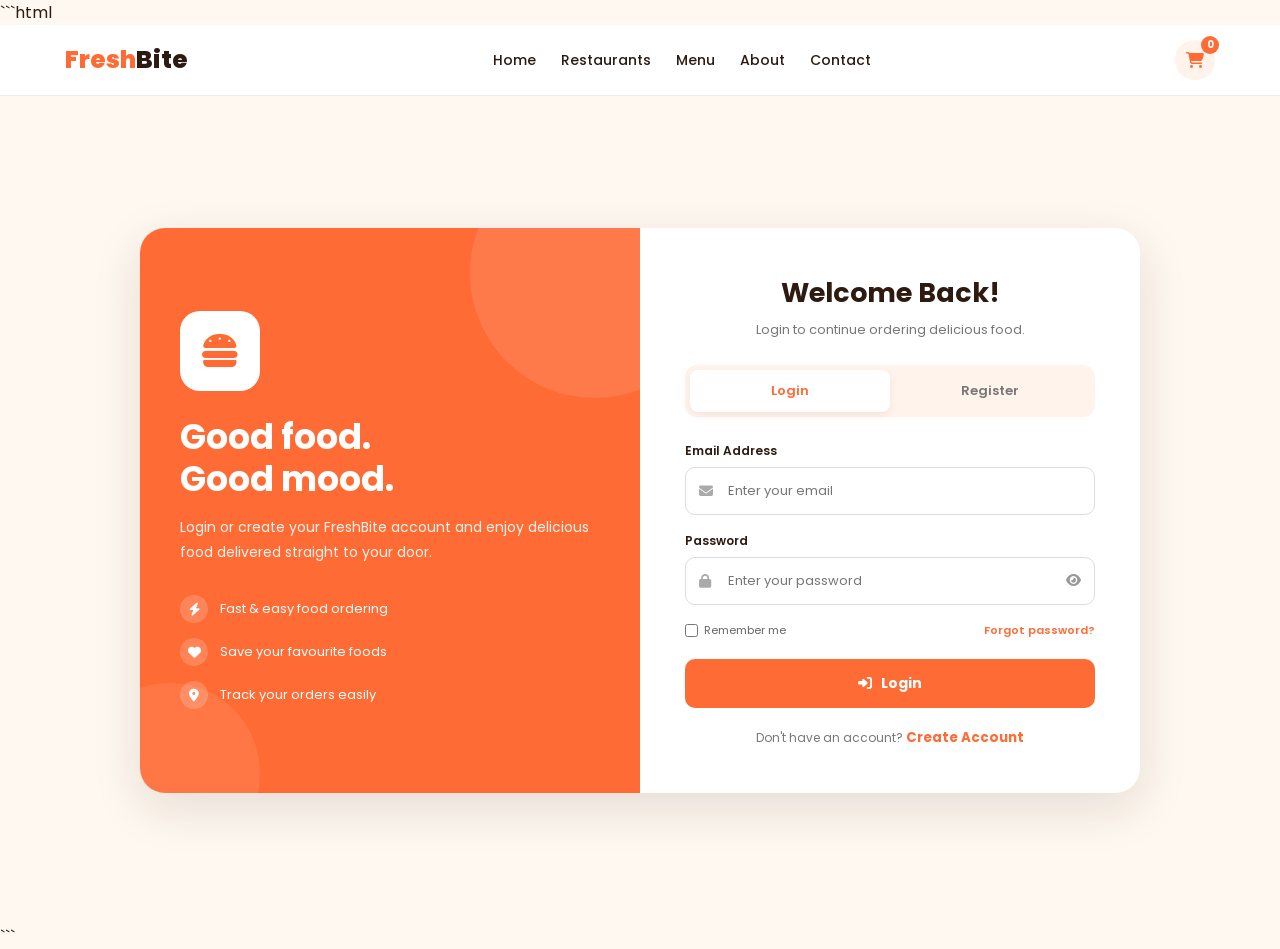
<file: login.html>
```html
<!DOCTYPE html>
<html lang="en">

<head>
    <meta charset="UTF-8">

    <meta name="viewport"
        content="width=device-width, initial-scale=1.0, maximum-scale=1.0, user-scalable=no">

    <title>Login / Register - FreshBite</title>

    <!-- Google Font -->
    <link rel="preconnect" href="https://fonts.googleapis.com">
    <link rel="preconnect" href="https://fonts.gstatic.com" crossorigin>
    <link
        href="https://fonts.googleapis.com/css2?family=Poppins:wght@400;500;600;700;800&display=swap"
        rel="stylesheet">

    <!-- Font Awesome -->
    <link rel="stylesheet"
        href="https://cdnjs.cloudflare.com/ajax/libs/font-awesome/6.5.2/css/all.min.css">

    <style>
        * {
            margin: 0;
            padding: 0;
            box-sizing: border-box;
        }

        body {
            font-family: "Poppins", sans-serif;
            background: #fff8f0;
            color: #2d1b12;
            min-height: 100vh;
        }

        /* ================= NAVBAR ================= */

        .navbar {
            width: 100%;
            background: white;
            border-bottom: 1px solid #eee;
            position: sticky;
            top: 0;
            z-index: 1000;
        }

        .nav-container {
            max-width: 1200px;
            margin: auto;
            padding: 15px 25px;

            display: flex;
            align-items: center;
            justify-content: space-between;
            gap: 20px;
        }

        .logo {
            text-decoration: none;
            color: #ff6b35;
            font-size: 25px;
            font-weight: 800;
        }

        .logo span {
            color: #2d1b12;
        }

        .nav-links {
            display: flex;
            align-items: center;
            gap: 25px;
        }

        .nav-links a {
            text-decoration: none;
            color: #2d1b12;
            font-size: 14px;
            font-weight: 500;
            transition: 0.3s;
        }

        .nav-links a:hover,
        .nav-links a.active {
            color: #ff6b35;
        }

        .nav-actions {
            display: flex;
            align-items: center;
            gap: 10px;
        }

        .icon-btn {
            width: 40px;
            height: 40px;
            border-radius: 50%;
            background: #fff3eb;
            color: #ff6b35;

            display: flex;
            align-items: center;
            justify-content: center;

            text-decoration: none;
            position: relative;
        }

        .cart-count {
            position: absolute;
            top: -4px;
            right: -4px;

            width: 18px;
            height: 18px;

            border-radius: 50%;
            background: #ff6b35;
            color: white;

            font-size: 10px;
            font-weight: 700;

            display: flex;
            align-items: center;
            justify-content: center;
        }

        .menu-btn {
            display: none;
            border: none;
            background: transparent;
            font-size: 22px;
            color: #2d1b12;
            cursor: pointer;
        }

        /* ================= MAIN ================= */

        .auth-section {
            min-height: calc(100vh - 72px);

            display: flex;
            align-items: center;
            justify-content: center;

            padding: 50px 20px;
        }

        .auth-wrapper {
            width: 100%;
            max-width: 1000px;

            display: grid;
            grid-template-columns: 1fr 1fr;

            background: white;
            border-radius: 25px;
            overflow: hidden;

            box-shadow: 0 15px 50px rgba(45, 27, 18, 0.12);
        }

        /* ================= LEFT SIDE ================= */

        .auth-image {
            background: #ff6b35;
            color: white;

            padding: 50px 40px;

            display: flex;
            flex-direction: column;
            justify-content: center;

            position: relative;
            overflow: hidden;
        }

        .auth-image::before {
            content: "";
            position: absolute;

            width: 250px;
            height: 250px;

            border-radius: 50%;

            background: rgba(255, 255, 255, 0.10);

            top: -80px;
            right: -80px;
        }

        .auth-image::after {
            content: "";
            position: absolute;

            width: 180px;
            height: 180px;

            border-radius: 50%;

            background: rgba(255, 255, 255, 0.08);

            bottom: -70px;
            left: -60px;
        }

        .food-icon {
            width: 80px;
            height: 80px;

            border-radius: 20px;

            background: white;
            color: #ff6b35;

            display: flex;
            align-items: center;
            justify-content: center;

            font-size: 38px;

            margin-bottom: 25px;

            position: relative;
            z-index: 1;
        }

        .auth-image h1 {
            font-size: 35px;
            line-height: 1.2;
            margin-bottom: 15px;

            position: relative;
            z-index: 1;
        }

        .auth-image p {
            color: #fff4ed;
            line-height: 1.8;
            font-size: 14px;

            position: relative;
            z-index: 1;
        }

        .benefits {
            margin-top: 30px;

            display: flex;
            flex-direction: column;
            gap: 15px;

            position: relative;
            z-index: 1;
        }

        .benefit {
            display: flex;
            align-items: center;
            gap: 12px;

            font-size: 13px;
        }

        .benefit i {
            width: 28px;
            height: 28px;

            background: rgba(255, 255, 255, 0.18);
            border-radius: 50%;

            display: flex;
            align-items: center;
            justify-content: center;
        }

        /* ================= FORM SIDE ================= */

        .auth-form {
            padding: 45px 45px;
        }

        .form-header {
            text-align: center;
            margin-bottom: 25px;
        }

        .form-header h2 {
            font-size: 27px;
            margin-bottom: 7px;
        }

        .form-header p {
            font-size: 13px;
            color: #777;
        }

        /* ================= TABS ================= */

        .auth-tabs {
            display: grid;
            grid-template-columns: 1fr 1fr;

            background: #fff3eb;
            padding: 5px;

            border-radius: 12px;
            margin-bottom: 25px;
        }

        .tab-btn {
            border: none;
            background: transparent;

            padding: 11px;

            border-radius: 8px;

            font-family: inherit;
            font-size: 13px;
            font-weight: 600;

            color: #777;
            cursor: pointer;

            transition: 0.3s;
        }

        .tab-btn.active {
            background: white;
            color: #ff6b35;

            box-shadow: 0 3px 10px rgba(0, 0, 0, 0.06);
        }

        /* ================= FORMS ================= */

        .form-container {
            display: none;
        }

        .form-container.active {
            display: block;
        }

        .input-group {
            margin-bottom: 17px;
        }

        .input-group label {
            display: block;

            font-size: 12px;
            font-weight: 600;

            margin-bottom: 7px;
        }

        .input-wrapper {
            position: relative;
        }

        .input-wrapper > i {
            position: absolute;

            left: 14px;
            top: 50%;

            transform: translateY(-50%);

            color: #aaa;
            font-size: 14px;
        }

        .input-wrapper input {
            width: 100%;

            padding: 13px 42px;

            border: 1px solid #ddd;
            border-radius: 10px;

            outline: none;

            font-family: inherit;
            font-size: 13px;

            color: #2d1b12;

            transition: 0.3s;
        }

        .input-wrapper input:focus {
            border-color: #ff6b35;

            box-shadow: 0 0 0 3px rgba(255, 107, 53, 0.10);
        }

        .password-toggle {
            position: absolute;

            right: 14px;
            top: 50%;

            transform: translateY(-50%);

            border: none;
            background: transparent;

            color: #999;

            cursor: pointer;
        }

        .form-options {
            display: flex;
            justify-content: space-between;
            align-items: center;

            margin-bottom: 20px;

            font-size: 11px;
        }

        .remember {
            display: flex;
            align-items: center;
            gap: 6px;

            color: #666;
        }

        .remember input {
            accent-color: #ff6b35;
        }

        .forgot {
            color: #ff6b35;
            text-decoration: none;
            font-weight: 600;
        }

        .auth-btn {
            width: 100%;

            border: none;

            padding: 14px;

            background: #ff6b35;
            color: white;

            border-radius: 10px;

            font-family: inherit;
            font-size: 14px;
            font-weight: 700;

            cursor: pointer;

            transition: 0.3s;
        }

        .auth-btn:hover {
            background: #e95724;
            transform: translateY(-1px);
        }

        .switch-text {
            text-align: center;

            margin-top: 20px;

            font-size: 12px;
            color: #777;
        }

        .switch-text button {
            border: none;
            background: transparent;

            color: #ff6b35;

            font-family: inherit;
            font-weight: 700;

            cursor: pointer;
        }

        .terms {
            text-align: center;

            font-size: 10px;
            color: #999;

            margin-top: 18px;
            line-height: 1.6;
        }

        /* ================= TOAST ================= */

        .toast {
            position: fixed;

            bottom: 25px;
            right: 25px;

            background: #2d1b12;
            color: white;

            padding: 14px 20px;

            border-radius: 10px;

            font-size: 13px;

            box-shadow: 0 10px 30px rgba(0, 0, 0, 0.2);

            transform: translateY(100px);
            opacity: 0;

            transition: 0.3s;

            z-index: 9999;
        }

        .toast.show {
            transform: translateY(0);
            opacity: 1;
        }

        .toast.success {
            border-left: 4px solid #36b37e;
        }

        .toast.error {
            border-left: 4px solid #ff4d4d;
        }

        /* ================= RESPONSIVE ================= */

        @media (max-width: 850px) {

            .nav-links {
                display: none;

                position: absolute;

                top: 70px;
                left: 0;
                right: 0;

                background: white;

                padding: 20px;

                flex-direction: column;
                align-items: flex-start;

                box-shadow: 0 10px 20px rgba(0, 0, 0, 0.08);
            }

            .nav-links.show {
                display: flex;
            }

            .menu-btn {
                display: block;
            }

            .auth-wrapper {
                max-width: 600px;
                grid-template-columns: 1fr;
            }

            .auth-image {
                padding: 35px;
                text-align: center;
                align-items: center;
            }

            .auth-image h1 {
                font-size: 28px;
            }

            .benefits {
                display: none;
            }
        }

        @media (max-width: 550px) {

            .nav-container {
                padding: 13px 15px;
            }

            .logo {
                font-size: 22px;
            }

            .auth-section {
                padding: 25px 12px;
            }

            .auth-wrapper {
                border-radius: 18px;
            }

            .auth-image {
                padding: 30px 20px;
            }

            .food-icon {
                width: 65px;
                height: 65px;
                font-size: 28px;
                margin-bottom: 18px;
            }

            .auth-image h1 {
                font-size: 24px;
            }

            .auth-image p {
                font-size: 12px;
            }

            .auth-form {
                padding: 30px 20px;
            }

            .form-header h2 {
                font-size: 23px;
            }

            .toast {
                left: 15px;
                right: 15px;
                bottom: 15px;
                text-align: center;
            }
        }
    </style>
</head>

<body>

    <!-- ================= NAVBAR ================= -->

    <header class="navbar">

        <div class="nav-container">

            <a href="index.html" class="logo">
                Fresh<span>Bite</span>
            </a>

            <nav class="nav-links" id="navLinks">
                <a href="index.html">Home</a>
                <a href="restaurants.html">Restaurants</a>
                <a href="menu.html">Menu</a>
                <a href="about.html">About</a>
                <a href="contact.html">Contact</a>
            </nav>

            <div class="nav-actions">

                <a href="cart.html" class="icon-btn" title="View Cart">
                    <i class="fa-solid fa-cart-shopping"></i>
                    <span class="cart-count" id="cartCount">0</span>
                </a>

                <button class="menu-btn" id="menuBtn">
                    <i class="fa-solid fa-bars"></i>
                </button>

            </div>

        </div>

    </header>


    <!-- ================= AUTH SECTION ================= -->

    <main class="auth-section">

        <div class="auth-wrapper">

            <!-- LEFT SIDE -->

            <section class="auth-image">

                <div class="food-icon">
                    <i class="fa-solid fa-burger"></i>
                </div>

                <h1>
                    Good food.<br>
                    Good mood.
                </h1>

                <p>
                    Login or create your FreshBite account
                    and enjoy delicious food delivered
                    straight to your door.
                </p>

                <div class="benefits">

                    <div class="benefit">
                        <i class="fa-solid fa-bolt"></i>
                        <span>Fast & easy food ordering</span>
                    </div>

                    <div class="benefit">
                        <i class="fa-solid fa-heart"></i>
                        <span>Save your favourite foods</span>
                    </div>

                    <div class="benefit">
                        <i class="fa-solid fa-location-dot"></i>
                        <span>Track your orders easily</span>
                    </div>

                </div>

            </section>


            <!-- RIGHT SIDE -->

            <section class="auth-form">

                <div class="form-header">

                    <h2 id="formTitle">Welcome Back!</h2>

                    <p id="formSubtitle">
                        Login to continue ordering delicious food.
                    </p>

                </div>


                <!-- TABS -->

                <div class="auth-tabs">

                    <button class="tab-btn active" id="loginTab">
                        Login
                    </button>

                    <button class="tab-btn" id="registerTab">
                        Register
                    </button>

                </div>


                <!-- ================= LOGIN FORM ================= -->

                <div class="form-container active" id="loginForm">

                    <form id="loginFormElement">

                        <div class="input-group">

                            <label for="loginEmail">
                                Email Address
                            </label>

                            <div class="input-wrapper">

                                <i class="fa-solid fa-envelope"></i>

                                <input
                                    type="email"
                                    id="loginEmail"
                                    placeholder="Enter your email"
                                    required
                                >

                            </div>

                        </div>


                        <div class="input-group">

                            <label for="loginPassword">
                                Password
                            </label>

                            <div class="input-wrapper">

                                <i class="fa-solid fa-lock"></i>

                                <input
                                    type="password"
                                    id="loginPassword"
                                    placeholder="Enter your password"
                                    required
                                >

                                <button
                                    type="button"
                                    class="password-toggle"
                                    onclick="togglePassword('loginPassword', this)"
                                >
                                    <i class="fa-solid fa-eye"></i>
                                </button>

                            </div>

                        </div>


                        <div class="form-options">

                            <label class="remember">
                                <input type="checkbox" id="rememberMe">
                                Remember me
                            </label>

                            <a href="#" class="forgot"
                                onclick="forgotPassword(event)">
                                Forgot password?
                            </a>

                        </div>


                        <button type="submit" class="auth-btn">
                            <i class="fa-solid fa-right-to-bracket"></i>
                            &nbsp; Login
                        </button>

                    </form>


                    <div class="switch-text">

                        Don't have an account?

                        <button onclick="showRegister()">
                            Create Account
                        </button>

                    </div>

                </div>


                <!-- ================= REGISTER FORM ================= -->

                <div class="form-container" id="registerForm">

                    <form id="registerFormElement">

                        <div class="input-group">

                            <label for="registerName">
                                Full Name
                            </label>

                            <div class="input-wrapper">

                                <i class="fa-solid fa-user"></i>

                                <input
                                    type="text"
                                    id="registerName"
                                    placeholder="Enter your full name"
                                    required
                                >

                            </div>

                        </div>


                        <div class="input-group">

                            <label for="registerEmail">
                                Email Address
                            </label>

                            <div class="input-wrapper">

                                <i class="fa-solid fa-envelope"></i>

                                <input
                                    type="email"
                                    id="registerEmail"
                                    placeholder="Enter your email"
                                    required
                                >

                            </div>

                        </div>


                        <div class="input-group">

                            <label for="registerPassword">
                                Password
                            </label>

                            <div class="input-wrapper">

                                <i class="fa-solid fa-lock"></i>

                                <input
                                    type="password"
                                    id="registerPassword"
                                    placeholder="Create a password"
                                    minlength="6"
                                    required
                                >

                                <button
                                    type="button"
                                    class="password-toggle"
                                    onclick="togglePassword('registerPassword', this)"
                                >
                                    <i class="fa-solid fa-eye"></i>
                                </button>

                            </div>

                        </div>


                        <div class="input-group">

                            <label for="confirmPassword">
                                Confirm Password
                            </label>

                            <div class="input-wrapper">

                                <i class="fa-solid fa-shield-halved"></i>

                                <input
                                    type="password"
                                    id="confirmPassword"
                                    placeholder="Confirm your password"
                                    minlength="6"
                                    required
                                >

                                <button
                                    type="button"
                                    class="password-toggle"
                                    onclick="togglePassword('confirmPassword', this)"
                                >
                                    <i class="fa-solid fa-eye"></i>
                                </button>

                            </div>

                        </div>


                        <button type="submit" class="auth-btn">
                            <i class="fa-solid fa-user-plus"></i>
                            &nbsp; Create Account
                        </button>

                    </form>


                    <div class="switch-text">

                        Already have an account?

                        <button onclick="showLogin()">
                            Login
                        </button>

                    </div>

                    <p class="terms">
                        By creating an account, you agree to our
                        Terms & Conditions and Privacy Policy.
                    </p>

                </div>

            </section>

        </div>

    </main>


    <!-- ================= TOAST ================= -->

    <div class="toast" id="toast"></div>


    <!-- ================= JAVASCRIPT ================= -->

    <script>

        /* ================= NAVBAR ================= */

        const menuBtn = document.getElementById("menuBtn");
        const navLinks = document.getElementById("navLinks");

        menuBtn.addEventListener("click", function () {
            navLinks.classList.toggle("show");
        });


        /* ================= CART COUNT ================= */

        function updateCartCount() {

            const cart = JSON.parse(
                localStorage.getItem("freshBiteCart")
            ) || [];

            const count = cart.reduce(
                (total, item) => total + Number(item.quantity || 1),
                0
            );

            document.getElementById("cartCount").textContent = count;
        }

        updateCartCount();


        /* ================= TAB SWITCHING ================= */

        const loginTab = document.getElementById("loginTab");
        const registerTab = document.getElementById("registerTab");

        const loginForm = document.getElementById("loginForm");
        const registerForm = document.getElementById("registerForm");

        const formTitle = document.getElementById("formTitle");
        const formSubtitle = document.getElementById("formSubtitle");


        function showLogin() {

            loginTab.classList.add("active");
            registerTab.classList.remove("active");

            loginForm.classList.add("active");
            registerForm.classList.remove("active");

            formTitle.textContent = "Welcome Back!";

            formSubtitle.textContent =
                "Login to continue ordering delicious food.";
        }


        function showRegister() {

            registerTab.classList.add("active");
            loginTab.classList.remove("active");

            registerForm.classList.add("active");
            loginForm.classList.remove("active");

            formTitle.textContent = "Create Account";

            formSubtitle.textContent =
                "Join FreshBite and start ordering today.";
        }


        loginTab.addEventListener("click", showLogin);

        registerTab.addEventListener("click", showRegister);


        /* ================= TOAST ================= */

        function showToast(message, type = "success") {

            const toast = document.getElementById("toast");

            toast.textContent = message;

            toast.className = "toast show " + type;

            setTimeout(function () {
                toast.classList.remove("show");
            }, 3000);
        }


        /* ================= PASSWORD TOGGLE ================= */

        function togglePassword(inputId, button) {

            const input = document.getElementById(inputId);

            const icon = button.querySelector("i");

            if (input.type === "password") {

                input.type = "text";

                icon.classList.remove("fa-eye");

                icon.classList.add("fa-eye-slash");

            } else {

                input.type = "password";

                icon.classList.remove("fa-eye-slash");

                icon.classList.add("fa-eye");

            }
        }


        /* ================= REGISTER ================= */

        document
            .getElementById("registerFormElement")
            .addEventListener("submit", function (event) {

                event.preventDefault();

                const name =
                    document.getElementById("registerName").value.trim();

                const email =
                    document.getElementById("registerEmail").value.trim();

                const password =
                    document.getElementById("registerPassword").value;

                const confirmPassword =
                    document.getElementById("confirmPassword").value;


                if (name.length < 2) {

                    showToast(
                        "Please enter your full name.",
                        "error"
                    );

                    return;
                }


                if (password.length < 6) {

                    showToast(
                        "Password must contain at least 6 characters.",
                        "error"
                    );

                    return;
                }


                if (password !== confirmPassword) {

                    showToast(
                        "Passwords do not match.",
                        "error"
                    );

                    return;
                }


                const existingUser =
                    JSON.parse(
                        localStorage.getItem("freshBiteUser")
                    );


                if (
                    existingUser &&
                    existingUser.email.toLowerCase() ===
                    email.toLowerCase()
                ) {

                    showToast(
                        "An account with this email already exists.",
                        "error"
                    );

                    return;
                }


                const user = {

                    name: name,

                    email: email,

                    password: password,

                    createdAt: new Date().toISOString()

                };


                localStorage.setItem(
                    "freshBiteUser",
                    JSON.stringify(user)
                );


                localStorage.setItem(
                    "freshBiteLoggedIn",
                    "true"
                );


                showToast(
                    "Account created successfully! 🎉"
                );


                setTimeout(function () {

                    window.location.href = "account.html";

                }, 1200);

            });


        /* ================= LOGIN ================= */

        document
            .getElementById("loginFormElement")
            .addEventListener("submit", function (event) {

                event.preventDefault();

                const email =
                    document.getElementById("loginEmail").value.trim();

                const password =
                    document.getElementById("loginPassword").value;


                const savedUser =
                    JSON.parse(
                        localStorage.getItem("freshBiteUser")
                    );


                if (!savedUser) {

                    showToast(
                        "No account found. Please register first.",
                        "error"
                    );

                    return;
                }


                if (
                    savedUser.email.toLowerCase() !==
                    email.toLowerCase()
                ) {

                    showToast(
                        "Incorrect email address.",
                        "error"
                    );

                    return;
                }


                if (savedUser.password !== password) {

                    showToast(
                        "Incorrect password.",
                        "error"
                    );

                    return;
                }


                localStorage.setItem(
                    "freshBiteLoggedIn",
                    "true"
                );


                showToast(
                    "Login successful! Welcome back 👋"
                );


                setTimeout(function () {

                    window.location.href = "account.html";

                }, 1200);

            });


        /* ================= FORGOT PASSWORD ================= */

        function forgotPassword(event) {

            event.preventDefault();

            const savedUser =
                JSON.parse(
                    localStorage.getItem("freshBiteUser")
                );


            if (!savedUser) {

                showToast(
                    "No account found. Please register first.",
                    "error"
                );

                return;
            }


            showToast(
                "Password reset is simulated for this project.",
                "success"
            );
        }

    </script>

</body>

</html>
```
</file>
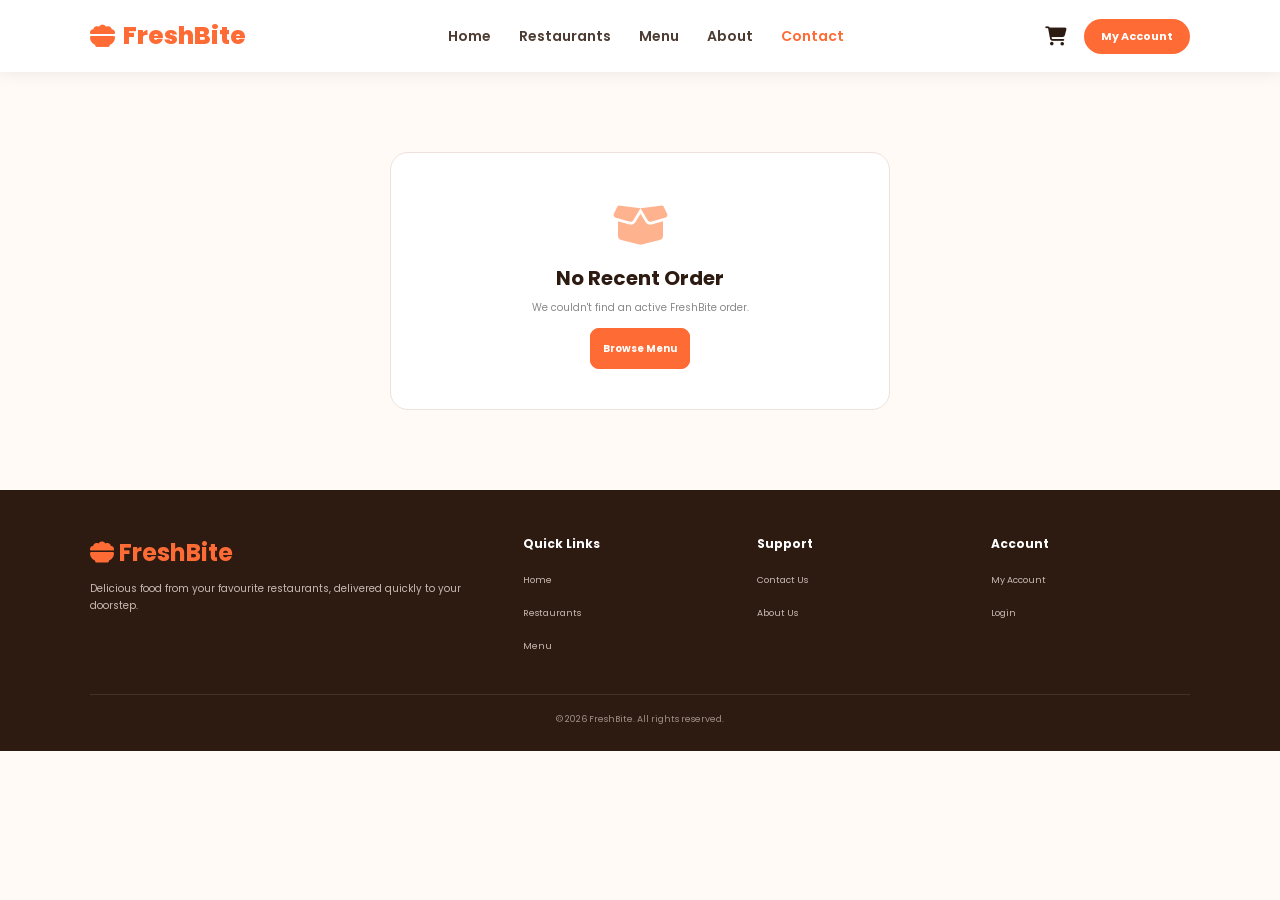
<file: order-tracking.html>
<!DOCTYPE html>
<html lang="en">

<head>

    <meta charset="UTF-8">

    <meta name="viewport"
        content="width=device-width, initial-scale=1.0">

    <title>FreshBite - Order Tracking</title>

    <link rel="preconnect"
        href="https://fonts.googleapis.com">

    <link rel="preconnect"
        href="https://fonts.gstatic.com"
        crossorigin>

    <link
        href="https://fonts.googleapis.com/css2?family=Poppins:wght@400;500;600;700;800&display=swap"
        rel="stylesheet">

    <link
        rel="stylesheet"
        href="https://cdnjs.cloudflare.com/ajax/libs/font-awesome/6.5.2/css/all.min.css">


    <style>

        * {
            margin: 0;
            padding: 0;
            box-sizing: border-box;
        }

        body {
            font-family: 'Poppins', sans-serif;
            background: #fffaf5;
            color: #2d1b12;
        }

        a {
            text-decoration: none;
            color: inherit;
        }


        /* =========================
           NAVBAR
        ========================= */

        .navbar {
            height: 72px;
            background: #fff;
            display: flex;
            align-items: center;
            justify-content: space-between;
            padding: 0 7%;
            position: sticky;
            top: 0;
            z-index: 1000;
            box-shadow: 0 2px 15px rgba(0,0,0,.07);
        }

        .logo {
            color: #ff6b35;
            font-size: 25px;
            font-weight: 800;
            display: flex;
            align-items: center;
            gap: 8px;
        }

        .nav-links {
            display: flex;
            gap: 28px;
        }

        .nav-links a {
            font-size: 14px;
            font-weight: 600;
            color: #4d3c33;
        }

        .nav-links a:hover,
        .nav-links a.active {
            color: #ff6b35;
        }

        .nav-right {
            display: flex;
            align-items: center;
            gap: 18px;
        }

        .cart-link {
            font-size: 19px;
        }

        .account-btn {
            background: #ff6b35;
            color: white;
            padding: 9px 17px;
            border-radius: 20px;
            font-size: 11px;
            font-weight: 700;
        }


        /* =========================
           HERO
        ========================= */

        .tracking-hero {
            background:
                linear-gradient(
                    120deg,
                    #2d1b12,
                    #4a2b1c
                );

            color: white;
            padding: 42px 20px 50px;
            text-align: center;
        }

        .tracking-hero .success-icon {
            width: 65px;
            height: 65px;
            background: #ff6b35;
            border-radius: 50%;
            display: flex;
            justify-content: center;
            align-items: center;
            margin: 0 auto 15px;
            font-size: 27px;
        }

        .tracking-hero h1 {
            font-size: 29px;
            margin-bottom: 6px;
        }

        .tracking-hero p {
            color: #ded2ca;
            font-size: 11px;
        }


        /* =========================
           CONTAINER
        ========================= */

        .container {
            max-width: 1180px;
            margin: auto;
            padding: 30px 20px 70px;
        }


        /* =========================
           ORDER TOP CARD
        ========================= */

        .order-top {
            background: white;
            border: 1px solid #eee2db;
            border-radius: 18px;
            padding: 20px 23px;
            display: flex;
            justify-content: space-between;
            align-items: center;
            margin-bottom: 20px;
        }

        .order-label {
            color: #888;
            font-size: 9px;
            text-transform: uppercase;
            letter-spacing: .5px;
        }

        .order-id {
            font-size: 18px;
            font-weight: 800;
            margin-top: 3px;
        }

        .order-date {
            font-size: 9px;
            color: #999;
            margin-top: 4px;
        }

        .status-badge {
            background: #e8f8ee;
            color: #218c4d;
            padding: 8px 13px;
            border-radius: 20px;
            font-size: 10px;
            font-weight: 700;
        }


        /* =========================
           LAYOUT
        ========================= */

        .tracking-layout {
            display: grid;
            grid-template-columns: 1.5fr 1fr;
            gap: 22px;
            align-items: start;
        }


        /* =========================
           CARD
        ========================= */

        .card {
            background: white;
            border: 1px solid #eee2db;
            border-radius: 18px;
            padding: 22px;
            margin-bottom: 20px;
        }

        .card-title {
            display: flex;
            align-items: center;
            gap: 9px;
            margin-bottom: 20px;
        }

        .card-title i {
            color: #ff6b35;
        }

        .card-title h2 {
            font-size: 16px;
        }


        /* =========================
           ETA
        ========================= */

        .eta-box {
            background: linear-gradient(
                135deg,
                #fff4ed,
                #fffaf7
            );

            border: 1px solid #ffe0d1;
            border-radius: 13px;
            padding: 18px;
            display: flex;
            align-items: center;
            gap: 15px;
            margin-bottom: 25px;
        }

        .eta-icon {
            width: 50px;
            height: 50px;
            border-radius: 50%;
            background: #ff6b35;
            color: white;
            display: flex;
            justify-content: center;
            align-items: center;
            font-size: 20px;
        }

        .eta-text small {
            color: #888;
            font-size: 9px;
        }

        .eta-text h3 {
            font-size: 20px;
            margin-top: 1px;
        }

        .eta-text p {
            color: #777;
            font-size: 9px;
        }


        /* =========================
           PROGRESS BAR
        ========================= */

        .progress-area {
            margin: 25px 5px 5px;
        }

        .progress-line {
            height: 5px;
            background: #eee5df;
            position: relative;
            margin: 0 35px;
        }

        .progress-line::before {
            content: "";
            position: absolute;
            left: 0;
            top: 0;
            width: 72%;
            height: 100%;
            background: #ff6b35;
            border-radius: 10px;
        }

        .progress-dot {
            position: absolute;
            top: 50%;
            transform: translateY(-50%);
            width: 17px;
            height: 17px;
            border-radius: 50%;
            border: 3px solid white;
            box-shadow: 0 0 0 2px #ff6b35;
            background: #ff6b35;
        }

        .dot-1 {
            left: 0;
        }

        .dot-2 {
            left: 33%;
        }

        .dot-3 {
            left: 66%;
        }

        .dot-4 {
            right: 0;
            background: white;
            box-shadow: 0 0 0 2px #ddd;
        }

        .timeline-labels {
            display: grid;
            grid-template-columns: repeat(4,1fr);
            margin-top: 15px;
            text-align: center;
        }

        .timeline-label {
            font-size: 9px;
            color: #999;
        }

        .timeline-label.active {
            color: #ff6b35;
            font-weight: 700;
        }


        /* =========================
           TIMELINE
        ========================= */

        .timeline {
            margin-top: 25px;
        }

        .timeline-item {
            display: flex;
            gap: 15px;
            position: relative;
            min-height: 75px;
        }

        .timeline-item:not(:last-child)::before {
            content: "";
            position: absolute;
            left: 16px;
            top: 34px;
            width: 2px;
            height: 55px;
            background: #e6ddd7;
        }

        .timeline-item.completed:not(:last-child)::before {
            background: #ff6b35;
        }

        .timeline-icon {
            width: 34px;
            height: 34px;
            border-radius: 50%;
            background: #f0ebe7;
            color: #aaa;
            display: flex;
            justify-content: center;
            align-items: center;
            font-size: 13px;
            flex-shrink: 0;
            z-index: 2;
        }

        .timeline-item.completed .timeline-icon {
            background: #ff6b35;
            color: white;
        }

        .timeline-item.current .timeline-icon {
            background: #ff6b35;
            color: white;
            box-shadow: 0 0 0 5px #ffe6da;
        }

        .timeline-content h4 {
            font-size: 11px;
            margin-bottom: 3px;
        }

        .timeline-content p {
            color: #888;
            font-size: 9px;
            line-height: 1.5;
        }

        .timeline-time {
            color: #aaa;
            font-size: 8px;
            margin-top: 4px;
        }


        /* =========================
           MAP / DELIVERY
        ========================= */

        .map-box {
            height: 180px;
            border-radius: 13px;
            background:
                linear-gradient(
                    135deg,
                    #f1eee9,
                    #e5e0da
                );
            position: relative;
            overflow: hidden;
        }

        .road {
            position: absolute;
            background: #fff;
            transform: rotate(-18deg);
        }

        .road.one {
            width: 120%;
            height: 35px;
            top: 55px;
            left: -10%;
        }

        .road.two {
            width: 100%;
            height: 25px;
            top: 120px;
            left: 10%;
            transform: rotate(22deg);
        }

        .map-pin {
            position: absolute;
            width: 40px;
            height: 40px;
            border-radius: 50%;
            background: #ff6b35;
            color: white;
            display: flex;
            align-items: center;
            justify-content: center;
            box-shadow: 0 5px 15px rgba(0,0,0,.18);
        }

        .restaurant-pin {
            top: 35px;
            left: 18%;
        }

        .home-pin {
            bottom: 30px;
            right: 18%;
        }

        .bike {
            position: absolute;
            top: 83px;
            left: 57%;
            width: 36px;
            height: 36px;
            border-radius: 50%;
            background: #2d1b12;
            color: white;
            display: flex;
            align-items: center;
            justify-content: center;
            animation: moveBike 3s infinite alternate ease-in-out;
        }

        @keyframes moveBike {

            from {
                left: 45%;
            }

            to {
                left: 62%;
            }

        }


        /* =========================
           ITEMS
        ========================= */

        .food-item {
            display: flex;
            align-items: center;
            gap: 11px;
            padding: 10px 0;
            border-bottom: 1px solid #f0e8e3;
        }

        .food-item:last-child {
            border-bottom: none;
        }

        .food-item img {
            width: 52px;
            height: 52px;
            object-fit: cover;
            border-radius: 9px;
        }

        .food-info {
            flex: 1;
        }

        .food-info strong {
            display: block;
            font-size: 10px;
        }

        .food-info span {
            color: #888;
            font-size: 8px;
        }

        .food-price {
            font-size: 10px;
            font-weight: 700;
        }


        /* =========================
           ADDRESS
        ========================= */

        .address-box {
            display: flex;
            gap: 12px;
        }

        .address-icon {
            width: 37px;
            height: 37px;
            border-radius: 50%;
            background: #fff0e8;
            color: #ff6b35;
            display: flex;
            justify-content: center;
            align-items: center;
            flex-shrink: 0;
        }

        .address-info strong {
            font-size: 11px;
            display: block;
            margin-bottom: 4px;
        }

        .address-info p {
            color: #777;
            font-size: 9px;
            line-height: 1.6;
        }


        /* =========================
           BILL
        ========================= */

        .bill-row {
            display: flex;
            justify-content: space-between;
            font-size: 10px;
            color: #777;
            margin: 11px 0;
        }

        .bill-row strong {
            color: #2d1b12;
        }

        .bill-row.discount strong {
            color: #218c4d;
        }

        .bill-divider {
            border: none;
            border-top: 1px solid #eee5df;
            margin: 15px 0;
        }

        .bill-total {
            display: flex;
            justify-content: space-between;
            font-size: 17px;
            font-weight: 800;
        }


        /* =========================
           SUPPORT
        ========================= */

        .support-grid {
            display: grid;
            grid-template-columns: 1fr 1fr;
            gap: 10px;
        }

        .support-btn {
            border: 1px solid #eaded7;
            background: white;
            padding: 12px 8px;
            border-radius: 9px;
            text-align: center;
            cursor: pointer;
            transition: .2s;
        }

        .support-btn:hover {
            border-color: #ff6b35;
            background: #fff7f2;
        }

        .support-btn i {
            color: #ff6b35;
            margin-bottom: 5px;
            display: block;
        }

        .support-btn span {
            font-size: 9px;
            font-weight: 600;
        }


        /* =========================
           ACTIONS
        ========================= */

        .action-buttons {
            display: flex;
            gap: 10px;
            margin-top: 20px;
        }

        .action-btn {
            flex: 1;
            padding: 12px;
            border-radius: 9px;
            font-size: 10px;
            font-weight: 700;
            cursor: pointer;
            text-align: center;
        }

        .primary-btn {
            background: #ff6b35;
            color: white;
            border: 1px solid #ff6b35;
        }

        .secondary-btn {
            background: white;
            color: #ff6b35;
            border: 1px solid #ff6b35;
        }


        /* =========================
           FOOTER
        ========================= */

        footer {
            background: #2d1b12;
            color: white;
            padding: 45px 7% 25px;
        }

        .footer-grid {
            max-width: 1180px;
            margin: auto;
            display: grid;
            grid-template-columns: 2fr 1fr 1fr 1fr;
            gap: 35px;
        }

        .footer-brand h2 {
            color: #ff6b35;
            margin-bottom: 10px;
        }

        .footer-brand p {
            color: #c8b9b0;
            font-size: 10px;
            line-height: 1.7;
        }

        footer h3 {
            font-size: 12px;
            margin-bottom: 12px;
        }

        footer ul {
            list-style: none;
        }

        footer li {
            margin-bottom: 8px;
        }

        footer li a {
            color: #c8b9b0;
            font-size: 9px;
        }

        footer li a:hover {
            color: #ff6b35;
        }

        .footer-bottom {
            border-top: 1px solid rgba(255,255,255,.1);
            margin-top: 30px;
            padding-top: 18px;
            text-align: center;
            color: #9f9088;
            font-size: 9px;
        }


        /* =========================
           NO ORDER
        ========================= */

        .no-order {
            max-width: 500px;
            margin: 80px auto;
            background: white;
            border: 1px solid #eee2db;
            border-radius: 18px;
            padding: 50px 25px;
            text-align: center;
        }

        .no-order i {
            font-size: 45px;
            color: #ffb28e;
            margin-bottom: 15px;
        }

        .no-order h2 {
            font-size: 20px;
            margin-bottom: 7px;
        }

        .no-order p {
            color: #888;
            font-size: 10px;
            margin-bottom: 18px;
        }


        /* =========================
           RESPONSIVE
        ========================= */

        @media(max-width:850px) {

            .tracking-layout {
                grid-template-columns: 1fr;
            }

        }


        @media(max-width:650px) {

            .navbar {
                height: auto;
                padding: 14px 5%;
                flex-wrap: wrap;
                gap: 12px;
            }

            .nav-links {
                order: 3;
                width: 100%;
                overflow-x: auto;
                justify-content: center;
                gap: 18px;
            }

            .account-btn {
                display: none;
            }

            .order-top {
                align-items: flex-start;
                gap: 15px;
            }

            .order-id {
                font-size: 15px;
            }

            .tracking-hero h1 {
                font-size: 25px;
            }

            .timeline-label {
                font-size: 8px;
            }

            .footer-grid {
                grid-template-columns: 1fr 1fr;
            }

        }


        @media(max-width:420px) {

            .order-top {
                flex-direction: column;
            }

            .support-grid {
                grid-template-columns: 1fr;
            }

            .footer-grid {
                grid-template-columns: 1fr;
            }

        }

    </style>

</head>


<body>


    <!-- NAVBAR -->

    <nav class="navbar">

        <a
            href="index.html"
            class="logo">

            <i class="fa-solid fa-bowl-food"></i>

            FreshBite

        </a>


        <div class="nav-links">

            <a href="index.html">
                Home
            </a>

            <a href="restaurants.html">
                Restaurants
            </a>

            <a href="menu.html">
                Menu
            </a>

            <a href="about.html">
                About
            </a>

            <a
                href="contact.html"
                class="active">

                Contact

            </a>

        </div>


        <div class="nav-right">

            <a
                href="cart.html"
                class="cart-link">

                <i class="fa-solid fa-cart-shopping"></i>

            </a>

            <a
                href="account.html"
                class="account-btn">

                My Account

            </a>

        </div>

    </nav>



    <!-- ORDER AREA -->

    <div id="orderArea"></div>



    <!-- FOOTER -->

    <footer>

        <div class="footer-grid">


            <div class="footer-brand">

                <h2>

                    <i class="fa-solid fa-bowl-food"></i>

                    FreshBite

                </h2>

                <p>

                    Delicious food from your favourite
                    restaurants, delivered quickly to
                    your doorstep.

                </p>

            </div>


            <div>

                <h3>
                    Quick Links
                </h3>

                <ul>

                    <li>
                        <a href="index.html">
                            Home
                        </a>
                    </li>

                    <li>
                        <a href="restaurants.html">
                            Restaurants
                        </a>
                    </li>

                    <li>
                        <a href="menu.html">
                            Menu
                        </a>
                    </li>

                </ul>

            </div>


            <div>

                <h3>
                    Support
                </h3>

                <ul>

                    <li>
                        <a href="contact.html">
                            Contact Us
                        </a>
                    </li>

                    <li>
                        <a href="about.html">
                            About Us
                        </a>
                    </li>

                </ul>

            </div>


            <div>

                <h3>
                    Account
                </h3>

                <ul>

                    <li>
                        <a href="account.html">
                            My Account
                        </a>
                    </li>

                    <li>
                        <a href="login.html">
                            Login
                        </a>
                    </li>

                </ul>

            </div>

        </div>


        <div class="footer-bottom">

            © 2026 FreshBite. All rights reserved.

        </div>

    </footer>



    <script>

        /* =========================
           GET ORDER
        ========================= */

        const order =
            JSON.parse(
                localStorage.getItem(
                    "freshBiteOrder"
                )
            );


        const orderArea =
            document.getElementById(
                "orderArea"
            );


        /* =========================
           NO ORDER
        ========================= */

        if (!order) {

            orderArea.innerHTML = `

                <div class="no-order">

                    <i class="fa-solid fa-box-open"></i>

                    <h2>
                        No Recent Order
                    </h2>

                    <p>
                        We couldn't find an active FreshBite order.
                    </p>

                    <a
                        href="menu.html"
                        class="action-btn primary-btn">

                        Browse Menu

                    </a>

                </div>

            `;

        }


        /* =========================
           ORDER EXISTS
        ========================= */

        else {

            const customer =
                order.customer || {};


            const items =
                order.items || [];


            const subtotal =
                Number(order.subtotal) || 0;


            const deliveryFee =
                Number(order.deliveryFee) || 0;


            const tax =
                Number(order.tax) || 0;


            const discount =
                Number(order.discount) || 0;


            const total =
                Number(order.total) ||
                (
                    subtotal +
                    deliveryFee +
                    tax -
                    discount
                );


            const itemCount =
                items.reduce(
                    (sum,item) =>
                        sum +
                        (Number(item.quantity) || 1),
                    0
                );


            /* =========================
               ITEMS HTML
            ========================= */

            let itemsHTML = "";


            items.forEach(item => {

                const quantity =
                    Number(item.quantity) || 1;


                const price =
                    Number(item.price) || 0;


                itemsHTML += `

                    <div class="food-item">

                        <img
                            src="${item.image}"
                            alt="${item.name}">

                        <div class="food-info">

                            <strong>
                                ${item.name}
                            </strong>

                            <span>
                                ${quantity} × ₹${price}
                            </span>

                        </div>

                        <div class="food-price">

                            ₹${price * quantity}

                        </div>

                    </div>

                `;

            });


            /* =========================
               ORDER PAGE
            ========================= */

            orderArea.innerHTML = `

                <!-- HERO -->

                <section class="tracking-hero">

                    <div class="success-icon">

                        <i class="fa-solid fa-check"></i>

                    </div>

                    <h1>
                        Order Confirmed!
                    </h1>

                    <p>
                        Your delicious food is on its way.
                    </p>

                </section>



                <main class="container">


                    <!-- ORDER TOP -->

                    <div class="order-top">

                        <div>

                            <div class="order-label">
                                Order ID
                            </div>

                            <div class="order-id">
                                #${order.orderId}
                            </div>

                            <div class="order-date">
                                ${order.date || "Today"}
                            </div>

                        </div>


                        <div class="status-badge">

                            <i class="fa-solid fa-circle-check"></i>

                            ${order.status || "Order Confirmed"}

                        </div>

                    </div>



                    <div class="tracking-layout">


                        <!-- LEFT -->

                        <div>


                            <!-- STATUS -->

                            <div class="card">

                                <div class="card-title">

                                    <i class="fa-solid fa-location-arrow"></i>

                                    <h2>
                                        Track Your Order
                                    </h2>

                                </div>


                                <div class="eta-box">

                                    <div class="eta-icon">

                                        <i class="fa-solid fa-motorcycle"></i>

                                    </div>

                                    <div class="eta-text">

                                        <small>
                                            Estimated delivery
                                        </small>

                                        <h3>
                                            25–35 min
                                        </h3>

                                        <p>
                                            Our delivery partner is
                                            preparing your order.
                                        </p>

                                    </div>

                                </div>


                                <div class="progress-area">

                                    <div class="progress-line">

                                        <span class="progress-dot dot-1"></span>

                                        <span class="progress-dot dot-2"></span>

                                        <span class="progress-dot dot-3"></span>

                                        <span class="progress-dot dot-4"></span>

                                    </div>


                                    <div class="timeline-labels">

                                        <div class="timeline-label active">
                                            Confirmed
                                        </div>

                                        <div class="timeline-label active">
                                            Preparing
                                        </div>

                                        <div class="timeline-label active">
                                            On the way
                                        </div>

                                        <div class="timeline-label">
                                            Delivered
                                        </div>

                                    </div>

                                </div>


                                <div class="timeline">


                                    <div class="timeline-item completed">

                                        <div class="timeline-icon">

                                            <i class="fa-solid fa-check"></i>

                                        </div>

                                        <div class="timeline-content">

                                            <h4>
                                                Order Confirmed
                                            </h4>

                                            <p>
                                                Your order has been
                                                successfully placed.
                                            </p>

                                            <div class="timeline-time">
                                                Just now
                                            </div>

                                        </div>

                                    </div>


                                    <div class="timeline-item completed">

                                        <div class="timeline-icon">

                                            <i class="fa-solid fa-kitchen-set"></i>

                                        </div>

                                        <div class="timeline-content">

                                            <h4>
                                                Restaurant is Preparing
                                            </h4>

                                            <p>
                                                Your food is being freshly
                                                prepared.
                                            </p>

                                            <div class="timeline-time">
                                                In progress
                                            </div>

                                        </div>

                                    </div>


                                    <div class="timeline-item current">

                                        <div class="timeline-icon">

                                            <i class="fa-solid fa-motorcycle"></i>

                                        </div>

                                        <div class="timeline-content">

                                            <h4>
                                                Delivery Partner Assigned
                                            </h4>

                                            <p>
                                                Your order will be picked
                                                up and delivered to you.
                                            </p>

                                            <div class="timeline-time">
                                                Coming next
                                            </div>

                                        </div>

                                    </div>


                                    <div class="timeline-item">

                                        <div class="timeline-icon">

                                            <i class="fa-solid fa-house"></i>

                                        </div>

                                        <div class="timeline-content">

                                            <h4>
                                                Delivered
                                            </h4>

                                            <p>
                                                Enjoy your delicious meal!
                                            </p>

                                        </div>

                                    </div>


                                </div>

                            </div>



                            <!-- MAP -->

                            <div class="card">

                                <div class="card-title">

                                    <i class="fa-solid fa-map-location-dot"></i>

                                    <h2>
                                        Live Delivery
                                    </h2>

                                </div>


                                <div class="map-box">

                                    <div class="road one"></div>

                                    <div class="road two"></div>


                                    <div class="map-pin restaurant-pin">

                                        <i class="fa-solid fa-utensils"></i>

                                    </div>


                                    <div class="bike">

                                        <i class="fa-solid fa-motorcycle"></i>

                                    </div>


                                    <div class="map-pin home-pin">

                                        <i class="fa-solid fa-house"></i>

                                    </div>

                                </div>

                            </div>



                            <!-- ITEMS -->

                            <div class="card">

                                <div class="card-title">

                                    <i class="fa-solid fa-bag-shopping"></i>

                                    <h2>
                                        Ordered Items
                                    </h2>

                                </div>


                                ${itemsHTML}


                                <div style="
                                    margin-top:12px;
                                    color:#888;
                                    font-size:9px;
                                ">

                                    ${itemCount} item${itemCount === 1 ? "" : "s"}

                                </div>

                            </div>

                        </div>



                        <!-- RIGHT -->

                        <div>


                            <!-- ADDRESS -->

                            <div class="card">

                                <div class="card-title">

                                    <i class="fa-solid fa-location-dot"></i>

                                    <h2>
                                        Delivery Address
                                    </h2>

                                </div>


                                <div class="address-box">

                                    <div class="address-icon">

                                        <i class="fa-solid fa-house"></i>

                                    </div>

                                    <div class="address-info">

                                        <strong>
                                            ${customer.type || "Home"}
                                        </strong>

                                        <p>

                                            ${customer.name || ""}

                                            <br>

                                            ${customer.address || ""}

                                            <br>

                                            ${customer.city || ""} -
                                            ${customer.pincode || ""}

                                            <br>

                                            📞 ${customer.phone || ""}

                                        </p>

                                    </div>

                                </div>

                            </div>



                            <!-- BILL -->

                            <div class="card">

                                <div class="card-title">

                                    <i class="fa-solid fa-receipt"></i>

                                    <h2>
                                        Bill Details
                                    </h2>

                                </div>


                                <div class="bill-row">

                                    <span>
                                        Item Total
                                    </span>

                                    <strong>
                                        ₹${subtotal}
                                    </strong>

                                </div>


                                <div class="bill-row">

                                    <span>
                                        Delivery Fee
                                    </span>

                                    <strong>

                                        ${
                                            deliveryFee === 0
                                                ? "FREE"
                                                : "₹" + deliveryFee
                                        }

                                    </strong>

                                </div>


                                <div class="bill-row">

                                    <span>
                                        Taxes & Charges
                                    </span>

                                    <strong>
                                        ₹${tax}
                                    </strong>

                                </div>


                                <div class="bill-row discount">

                                    <span>
                                        Discount
                                    </span>

                                    <strong>
                                        - ₹${discount}
                                    </strong>

                                </div>


                                <hr class="bill-divider">


                                <div class="bill-total">

                                    <span>
                                        Total Paid
                                    </span>

                                    <span>
                                        ₹${total}
                                    </span>

                                </div>


                                <div style="
                                    margin-top:12px;
                                    padding:9px;
                                    background:#f5fff8;
                                    border-radius:7px;
                                    font-size:9px;
                                    color:#218c4d;
                                ">

                                    <i class="fa-solid fa-circle-check"></i>

                                    Payment:
                                    ${order.payment || "UPI"}

                                </div>

                            </div>



                            <!-- SUPPORT -->

                            <div class="card">

                                <div class="card-title">

                                    <i class="fa-solid fa-headset"></i>

                                    <h2>
                                        Need Help?
                                    </h2>

                                </div>


                                <div class="support-grid">


                                    <button
                                        class="support-btn"
                                        onclick="contactSupport()">

                                        <i class="fa-solid fa-headset"></i>

                                        <span>
                                            Help & Support
                                        </span>

                                    </button>


                                    <button
                                        class="support-btn"
                                        onclick="callSupport()">

                                        <i class="fa-solid fa-phone"></i>

                                        <span>
                                            Contact Us
                                        </span>

                                    </button>


                                </div>

                            </div>



                            <!-- ACTIONS -->

                            <div class="action-buttons">

                                <a
                                    href="menu.html"
                                    class="action-btn secondary-btn">

                                    Order More

                                </a>


                                <a
                                    href="account.html"
                                    class="action-btn primary-btn">

                                    My Orders

                                </a>

                            </div>


                        </div>


                    </div>

                </main>

            `;

        }


        /* =========================
           SUPPORT
        ========================= */

        function contactSupport() {

            window.location.href =
                "contact.html";

        }


        function callSupport() {

            alert(
                "FreshBite Support\\n\\n" +
                "Our support team is available to help you."
            );

        }

    </script>

</body>

</html>
</file>
